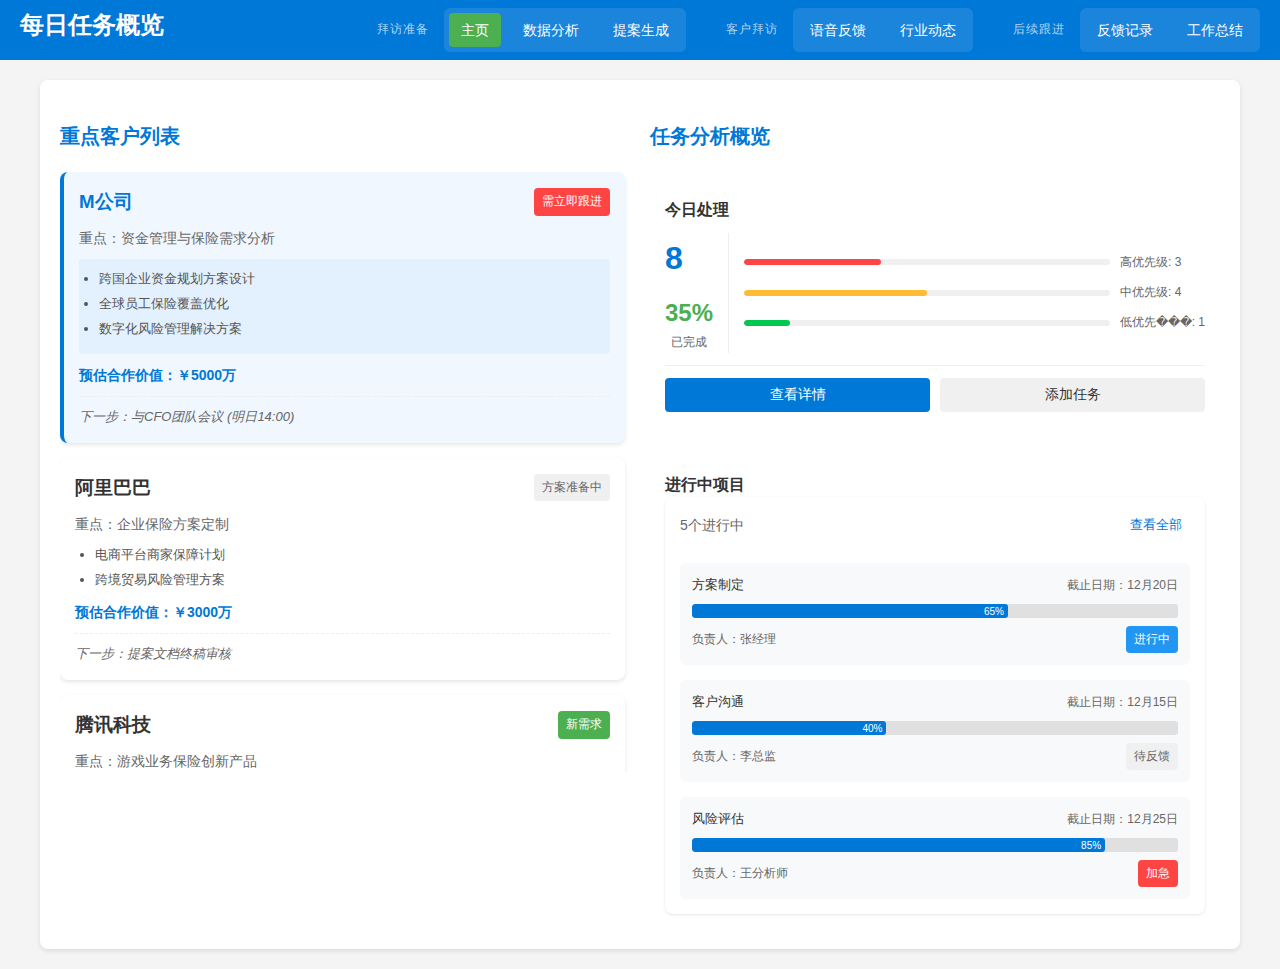
<file: prototype/index.html>
<!DOCTYPE html>
<html lang="zh">
  <head>
    <meta charset="UTF-8" />
    <meta name="viewport" content="width=device-width, initial-scale=1.0" />
    <title>主任务界面</title>
    <style>
      /* 重置样式 */
      * {
        margin: 0;
        padding: 0;
        box-sizing: border-box;
      }

      /* 主页面样式 */
      .main-content {
        /* display: none; */
      }

      /* 加载动画样式 */
      #loading-screen {
        display: none;
        position: fixed;
        top: 0;
        left: 0;
        width: 100vw;
        height: 100vh;
        background-color: #2b2e34;
        z-index: 9999;
        color: #00ffff;
        font-family: 'Courier New', monospace;
        overflow: hidden;
      }

      .cyber-container {
        position: absolute;
        top: 50%;
        left: 50%;
        transform: translate(-50%, -50%);
        width: 80%;
        max-width: 800px;
        text-align: center;
      }

      .cyber-title {
        font-size: 24px;
        margin-bottom: 30px;
        text-transform: uppercase;
        letter-spacing: 2px;
        color: #00ffff;
        text-shadow: 0 0 10px #00ffff;
      }

      .cyber-frame {
        border: 2px solid #00ffff;
        padding: 20px;
        position: relative;
        background: rgba(0, 255, 255, 0.05);
        box-shadow: 0 0 20px rgba(0, 255, 255, 0.2);
      }

      .cyber-frame::before {
        content: '';
        position: absolute;
        top: -2px;
        left: -2px;
        width: 20px;
        height: 20px;
        border-top: 2px solid #00ffff;
        border-left: 2px solid #00ffff;
      }

      .cyber-frame::after {
        content: '';
        position: absolute;
        bottom: -2px;
        right: -2px;
        width: 20px;
        height: 20px;
        border-bottom: 2px solid #00ffff;
        border-right: 2px solid #00ffff;
      }

      /* 修改progress-container的命名，避免与主页面冲突 */
      .loading-progress-container {
        margin: 20px 0;
        height: 30px;
        background: rgba(0, 255, 255, 0.1);
        position: relative;
        overflow: hidden;
      }

      .loading-progress-bar {
        width: 0%;
        height: 100%;
        background: linear-gradient(
          90deg,
          transparent,
          rgba(0, 255, 255, 0.3),
          rgba(0, 255, 255, 0.5),
          rgba(0, 255, 255, 0.3),
          transparent
        );
        position: absolute;
        animation: progress 3s ease-in-out infinite;
      }

      /* 改进扫描线效果 */
      .scan-lines {
        position: absolute;
        width: 100%;
        height: 100%;
        pointer-events: none;
        z-index: 1;
      }

      .scan-line {
        position: absolute;
        width: 100%;
        height: 2px;
        background: linear-gradient(
          to right,
          transparent,
          rgba(0, 255, 255, 0.5),
          #00ffff,
          rgba(0, 255, 255, 0.5),
          transparent
        );
      }

      .scan-line-1 {
        top: -10%;
        animation: scan1 6s linear infinite;
      }

      .scan-line-2 {
        top: 30%;
        animation: scan2 8s linear infinite;
      }

      .scan-line-3 {
        top: 70%;
        animation: scan3 7s linear infinite;
      }

      .status-text {
        font-size: 18px;
        margin: 20px 0;
        min-height: 24px;
      }

      .loading-details {
        font-size: 14px;
        color: rgba(0, 255, 255, 0.7);
      }

      .cyber-grid {
        position: absolute;
        width: 100%;
        height: 100%;
        background: linear-gradient(90deg, rgba(0, 255, 255, 0.1) 1px, transparent 1px),
          linear-gradient(rgba(0, 255, 255, 0.1) 1px, transparent 1px);
        background-size: 50px 50px;
        transform: perspective(500px) rotateX(60deg);
        animation: grid-move 20s linear infinite;
      }

      .data-block {
        display: inline-block;
        padding: 5px 10px;
        background: rgba(0, 255, 255, 0.1);
        border: 1px solid rgba(0, 255, 255, 0.3);
        margin: 5px;
        font-family: monospace;
        animation: flicker 2s infinite;
      }

      .binary-overlay {
        position: absolute;
        top: 0;
        left: 0;
        width: 100%;
        height: 100%;
        pointer-events: none;
        opacity: 0.1;
        font-family: monospace;
        font-size: 12px;
        overflow: hidden;
        color: #00ffff;
      }

      @keyframes progress {
        0% {
          width: 0%;
        }
        50% {
          width: 100%;
        }
        100% {
          width: 0%;
        }
      }

      @keyframes scan1 {
        0% {
          transform: translateY(-100%);
        }
        100% {
          transform: translateY(1200%);
        }
      }

      @keyframes scan2 {
        0% {
          transform: translateY(-300%);
        }
        100% {
          transform: translateY(1000%);
        }
      }

      @keyframes scan3 {
        0% {
          transform: translateY(-500%);
        }
        100% {
          transform: translateY(800%);
        }
      }

      @keyframes grid-move {
        0% {
          background-position: 0 0;
        }
        100% {
          background-position: 50px 50px;
        }
      }

      @keyframes flicker {
        0% {
          opacity: 1;
        }
        50% {
          opacity: 0.8;
        }
        100% {
          opacity: 1;
        }
      }
    </style>
    <link rel="stylesheet" href="styles.css" />
  </head>
  <body>
    <!-- 加载动画界面 -->
    <div id="loading-screen">
      <div class="cyber-grid"></div>
      <div class="scan-lines">
        <div class="scan-line scan-line-1"></div>
        <div class="scan-line scan-line-2"></div>
        <div class="scan-line scan-line-3"></div>
      </div>
      <div class="binary-overlay" id="binary-overlay"></div>

      <div class="cyber-container">
        <h1 class="cyber-title">系统初始化</h1>
        <div class="cyber-frame">
          <div class="loading-progress-container">
            <div class="loading-progress-bar"></div>
          </div>
          <div class="status-text" id="status-text">正在启动 AI 分析引擎...</div>
          <div class="loading-details">
            <div class="data-block">初始化数据库连接</div>
            <div class="data-block">加载神经网络模型</div>
            <div class="data-block">配置系统参数</div>
          </div>
        </div>
      </div>
    </div>

    <!-- 主内容区域 -->
    <div class="main-content">
      <header>
        <h1>每日任务概览</h1>
        <!-- 导航将通过 JS 动态插入 -->
      </header>

      <main>
        <div class="dashboard-grid">
          <section class="key-clients">
            <h2>重点客户列表</h2>
            <div class="client-list">
              <a href="data_analysis.html" class="client-card-link">
                <div class="client-card highlight">
                  <div class="client-header">
                    <h3>M公司</h3>
                    <span class="tag urgent">需立即跟进</span>
                  </div>
                  <div class="client-details">
                    <p class="focus-area">重点：资金管理与保险需求分析</p>
                    <ul class="requirements">
                      <li>跨国企业资金规划方案设计</li>
                      <li>全球员工保险覆盖优化</li>
                      <li>数字化风险管理解决方案</li>
                    </ul>
                    <div class="estimated-value">预估合作价值：￥5000万</div>
                    <div class="next-action">下一步：与CFO团队会议 (明日14:00)</div>
                  </div>
                </div>
              </a>

              <div class="client-card highlight">
                <div class="client-header">
                  <h3>阿里巴巴</h3>
                  <span class="tag pending">方案准备中</span>
                </div>
                <div class="client-details">
                  <p class="focus-area">重点：企业保险方案定制</p>
                  <ul class="requirements">
                    <li>电商平台商家保障计划</li>
                    <li>跨境贸易风险管理方案</li>
                  </ul>
                  <div class="estimated-value">预估合作价值：￥3000万</div>
                  <div class="next-action">下一步：提案文档终稿审核</div>
                </div>
              </div>

              <div class="client-card">
                <div class="client-header">
                  <h3>腾讯科技</h3>
                  <span class="tag new">新需求</span>
                </div>
                <div class="client-details">
                  <p class="focus-area">重点：游戏业务保险创新产品</p>
                  <ul class="requirements">
                    <li>虚拟资产保险方案设计</li>
                    <li>游戏用户保障计划</li>
                  </ul>
                  <div class="estimated-value">预估合作价值：￥2800万</div>
                  <div class="next-action">下一步：需求调研会议安排</div>
                </div>
              </div>

              <div class="client-card">
                <div class="client-header">
                  <h3>比亚迪汽车</h3>
                  <span class="tag progress">合作推进中</span>
                </div>
                <div class="client-details">
                  <p class="focus-area">重点：新能源车险创新方案</p>
                  <ul class="requirements">
                    <li>电池组件专项保险</li>
                    <li>海外市场保险支持</li>
                    <li>充电桩设施保障方案</li>
                  </ul>
                  <div class="estimated-value">预估合作价值：￥4200万</div>
                  <div class="next-action">下一步：产品方案研讨会</div>
                </div>
              </div>

              <div class="client-card">
                <div class="client-header">
                  <h3>小米科技</h3>
                  <span class="tag follow">持续跟进</span>
                </div>
                <div class="client-details">
                  <p class="focus-area">重点：IoT设备保险服务</p>
                  <ul class="requirements">
                    <li>智能家居设备保障方案</li>
                    <li>产品质保服务升级</li>
                  </ul>
                  <div class="estimated-value">预估合作价值：￥2500万</div>
                  <div class="next-action">下一步：方案优化讨论</div>
                </div>
              </div>
            </div>
          </section>

          <section class="task-analysis">
            <h2>任务分析概览</h2>
            <div class="analysis-grid vertical">
              <div class="analysis-card">
                <h4>今日处理</h4>
                <div class="task-overview-grid">
                  <div class="stat-column">
                    <div class="stat">
                      <span class="number">8</span>
                    </div>
                    <div class="completion-rate">
                      <span class="percent">35%</span>
                      <span class="label">已完成</span>
                    </div>
                  </div>
                  <div class="priority-column">
                    <div class="priority-distribution">
                      <div class="priority-item">
                        <div class="priority-bar">
                          <div class="priority-progress high" style="width: 37.5%"></div>
                        </div>
                        <span class="priority-label">高优先级: 3</span>
                      </div>
                      <div class="priority-item">
                        <div class="priority-bar">
                          <div class="priority-progress medium" style="width: 50%"></div>
                        </div>
                        <span class="priority-label">中优先级: 4</span>
                      </div>
                      <div class="priority-item">
                        <div class="priority-bar">
                          <div class="priority-progress low" style="width: 12.5%"></div>
                        </div>
                        <span class="priority-label">低优先���: 1</span>
                      </div>
                    </div>
                  </div>
                </div>
                <div class="quick-actions">
                  <button class="action-btn">查看详情</button>
                  <button class="action-btn secondary">添加任务</button>
                </div>
              </div>

              <div class="analysis-card">
                <h4>进行中项目</h4>
                <div class="progress-stats">
                  <div class="project-header">
                    <span class="project-count">5个进行中</span>
                    <button class="view-all">查看全部</button>
                  </div>

                  <div class="project-items">
                    <div class="progress-item">
                      <div class="project-info">
                        <span class="project-name">方案制定</span>
                        <span class="project-meta">截止日期：12月20日</span>
                      </div>
                      <div class="progress-bar">
                        <div class="progress" style="width: 65%">65%</div>
                      </div>
                      <div class="project-details">
                        <span class="owner">负责人：张经理</span>
                        <span class="tag in-progress">进行中</span>
                      </div>
                    </div>

                    <div class="progress-item">
                      <div class="project-info">
                        <span class="project-name">客户沟通</span>
                        <span class="project-meta">截止日期：12月15日</span>
                      </div>
                      <div class="progress-bar">
                        <div class="progress" style="width: 40%">40%</div>
                      </div>
                      <div class="project-details">
                        <span class="owner">负责人：李总监</span>
                        <span class="tag pending">待反馈</span>
                      </div>
                    </div>

                    <div class="progress-item">
                      <div class="project-info">
                        <span class="project-name">风险评估</span>
                        <span class="project-meta">截止日期：12月25日</span>
                      </div>
                      <div class="progress-bar">
                        <div class="progress" style="width: 85%">85%</div>
                      </div>
                      <div class="project-details">
                        <span class="owner">负责人：王分析师</span>
                        <span class="tag urgent">加急</span>
                      </div>
                    </div>
                  </div>
                </div>
              </div>
            </div>
          </section>
        </div>
      </main>

      <script src="js/navigation.js"></script>
      <script>
        // 生成随机二进制数字
        function generateBinary() {
          const overlay = document.getElementById('binary-overlay');
          setInterval(() => {
            let binary = '';
            for (let i = 0; i < 100; i++) {
              binary += Math.random() > 0.5 ? '1' : '0';
              if (i % 8 === 7) binary += ' ';
            }
            overlay.textContent = binary;
          }, 100);
        }

        // 加载动画控制
        document.addEventListener('DOMContentLoaded', function () {
          return;
          generateBinary();

          const loadingScreen = document.getElementById('loading-screen');
          const mainContent = document.querySelector('.main-content');
          const statusText = document.getElementById('status-text');

          const loadingSteps = [
            { message: '正在加载客户数据...', duration: 1000 },
            { message: '分析客户优先级...', duration: 800 },
            { message: '生成任务概览...', duration: 1200 },
            { message: '优化数据展示...', duration: 600 },
            { message: '系统初始化完成', duration: 400 }
          ];

          let currentStep = 0;

          function updateLoadingStatus() {
            if (currentStep < loadingSteps.length) {
              statusText.textContent = loadingSteps[currentStep].message;
              setTimeout(() => {
                currentStep++;
                updateLoadingStatus();
              }, loadingSteps[currentStep].duration);
            } else {
              // 加载完成，显示主内容
              setTimeout(() => {
                loadingScreen.style.opacity = '0';
                loadingScreen.style.transition = 'opacity 0.5s ease-out';
                mainContent.style.display = 'block';
                setTimeout(() => {
                  loadingScreen.style.display = 'none';
                }, 500);
              }, 500);
            }
          }

          updateLoadingStatus();
        });
      </script>
    </div>
  </body>
</html>
</file>
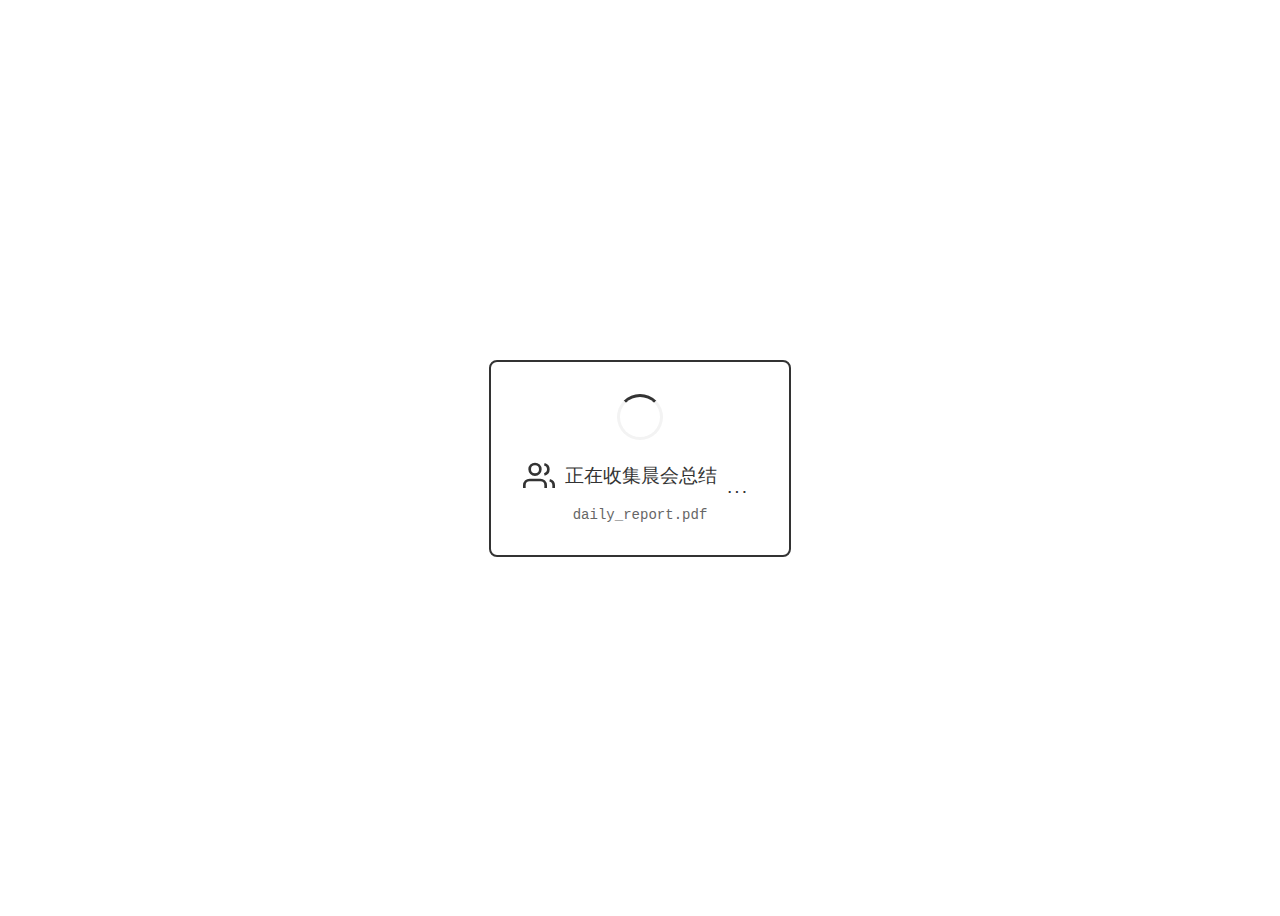
<file: prototype/collection_animation.html>
<!DOCTYPE html>
<html lang="en">
<head>
  <meta charset="UTF-8">
  <meta name="viewport" content="width=device-width, initial-scale=1.0">
  <title>收集信息动画</title>
  <style>
    .collection-container {
      display: flex;
      justify-content: center;
      align-items: center;
      min-height: 100vh;
      font-family: Arial, sans-serif;
      background-color: #ffffff;
    }

    .collection-box {
      padding: 2rem;
      border: 2px solid #333;
      border-radius: 8px;
      display: flex;
      flex-direction: column;
      align-items: center;
      gap: 20px;
    }

    .collection-text {
      font-size: 1.2em;
      color: #333;
      display: flex;
      align-items: center;
      gap: 10px;
    }

    .icon {
      width: 32px;
      height: 32px;
      stroke: #333;
      stroke-width: 2;
      fill: none;
    }

    .dots {
      display: inline-block;
      position: relative;
      width: 30px;
      text-align: left;
    }

    .dots::after {
      content: '...';
      position: absolute;
      left: 0;
      animation: loading 1.5s infinite;
      letter-spacing: 2px;
    }

    @keyframes loading {
      0% { content: '.'; }
      33% { content: '..'; }
      66% { content: '...'; }
    }

    .fade {
      opacity: 0;
      transition: opacity 0.5s ease-in-out;
    }

    .fade.show {
      opacity: 1;
    }

    .spinner {
      width: 40px;
      height: 40px;
      border: 3px solid #f3f3f3;
      border-top: 3px solid #333;
      border-radius: 50%;
      animation: spin 1s linear infinite;
    }

    @keyframes spin {
      0% { transform: rotate(0deg); }
      100% { transform: rotate(360deg); }
    }

    .file-info {
      font-size: 0.9em;
      color: #666;
      margin-top: 5px;
      font-family: monospace;
    }

    .collection-text {
      flex-direction: column;
      align-items: center;
      text-align: center;
    }

    .text-row {
      display: flex;
      align-items: center;
      gap: 10px;
    }
  </style>
</head>
<body>
  <div class="collection-container">
    <div class="collection-box">
      <div class="spinner"></div>
      <div class="collection-text fade">
        <div class="text-row">
          <svg class="icon meeting-icon" viewBox="0 0 24 24">
            <path d="M17 21v-2a4 4 0 0 0-4-4H5a4 4 0 0 0-4 4v2"></path>
            <circle cx="9" cy="7" r="4"></circle>
            <path d="M23 21v-2a4 4 0 0 0-3-3.87"></path>
            <path d="M16 3.13a4 4 0 0 1 0 7.75"></path>
          </svg>
          <svg class="icon voice-icon" style="display:none;" viewBox="0 0 24 24">
            <path d="M12 1a3 3 0 0 0-3 3v8a3 3 0 0 0 6 0V4a3 3 0 0 0-3-3z"></path>
            <path d="M19 10v2a7 7 0 0 1-14 0v-2"></path>
            <line x1="12" y1="19" x2="12" y2="23"></line>
            <line x1="8" y1="23" x2="16" y2="23"></line>
          </svg>
          <svg class="icon summary-icon" style="display:none;" viewBox="0 0 24 24">
            <line x1="8" y1="6" x2="21" y2="6"></line>
            <line x1="8" y1="12" x2="21" y2="12"></line>
            <line x1="8" y1="18" x2="21" y2="18"></line>
            <line x1="3" y1="6" x2="3.01" y2="6"></line>
            <line x1="3" y1="12" x2="3.01" y2="12"></line>
            <line x1="3" y1="18" x2="3.01" y2="18"></line>
          </svg>
          <span class="message">正在收集晨会总结</span>
          <span class="dots"></span>
        </div>
        <div class="file-info"></div>
      </div>
    </div>
  </div>

  <script>
    const messages = [
      '正在收集晨会总结',
      '正在收集现场拜访录音文本',
      '正在总结'
    ];

    const fileTypes = [
      ['meeting_summary_20240315.md', 'daily_report.pdf'],
      ['site_visit_001.mp3', 'voice_transcript.txt'],
      ['final_summary.docx']
    ];
    
    const textElement = document.querySelector('.message');
    const fadeElement = document.querySelector('.fade');
    const fileInfoElement = document.querySelector('.file-info');
    const meetingIcon = document.querySelector('.meeting-icon');
    const voiceIcon = document.querySelector('.voice-icon');
    const summaryIcon = document.querySelector('.summary-icon');
    let currentIndex = 0;
    let currentFileIndex = 0;

    const icons = [meetingIcon, voiceIcon, summaryIcon];

    function updateFileInfo() {
      const currentFiles = fileTypes[currentIndex];
      currentFileIndex = (currentFileIndex + 1) % currentFiles.length;
      fileInfoElement.textContent = currentFiles[currentFileIndex];
    }

    function updateMessage() {
      fadeElement.classList.remove('show');
      
      setTimeout(() => {
        textElement.textContent = messages[currentIndex];
        fadeElement.classList.add('show');
        
        // 更新图标显示
        icons.forEach((icon, index) => {
          icon.style.display = index === currentIndex ? 'block' : 'none';
        });

        // 重置文件索引并更新文件信息
        currentFileIndex = 0;
        updateFileInfo();
        
        currentIndex = (currentIndex + 1) % messages.length;
      }, 500);
    }

    // 初始显示
    fadeElement.classList.add('show');
    updateFileInfo();
    
    // 每3秒切换一次消息
    setInterval(updateMessage, 3000);
    // 每1秒切换一次文件名
    setInterval(() => {
      if (fadeElement.classList.contains('show')) {
        updateFileInfo();
      }
    }, 1000);
  </script>
</body>
</html>
</file>
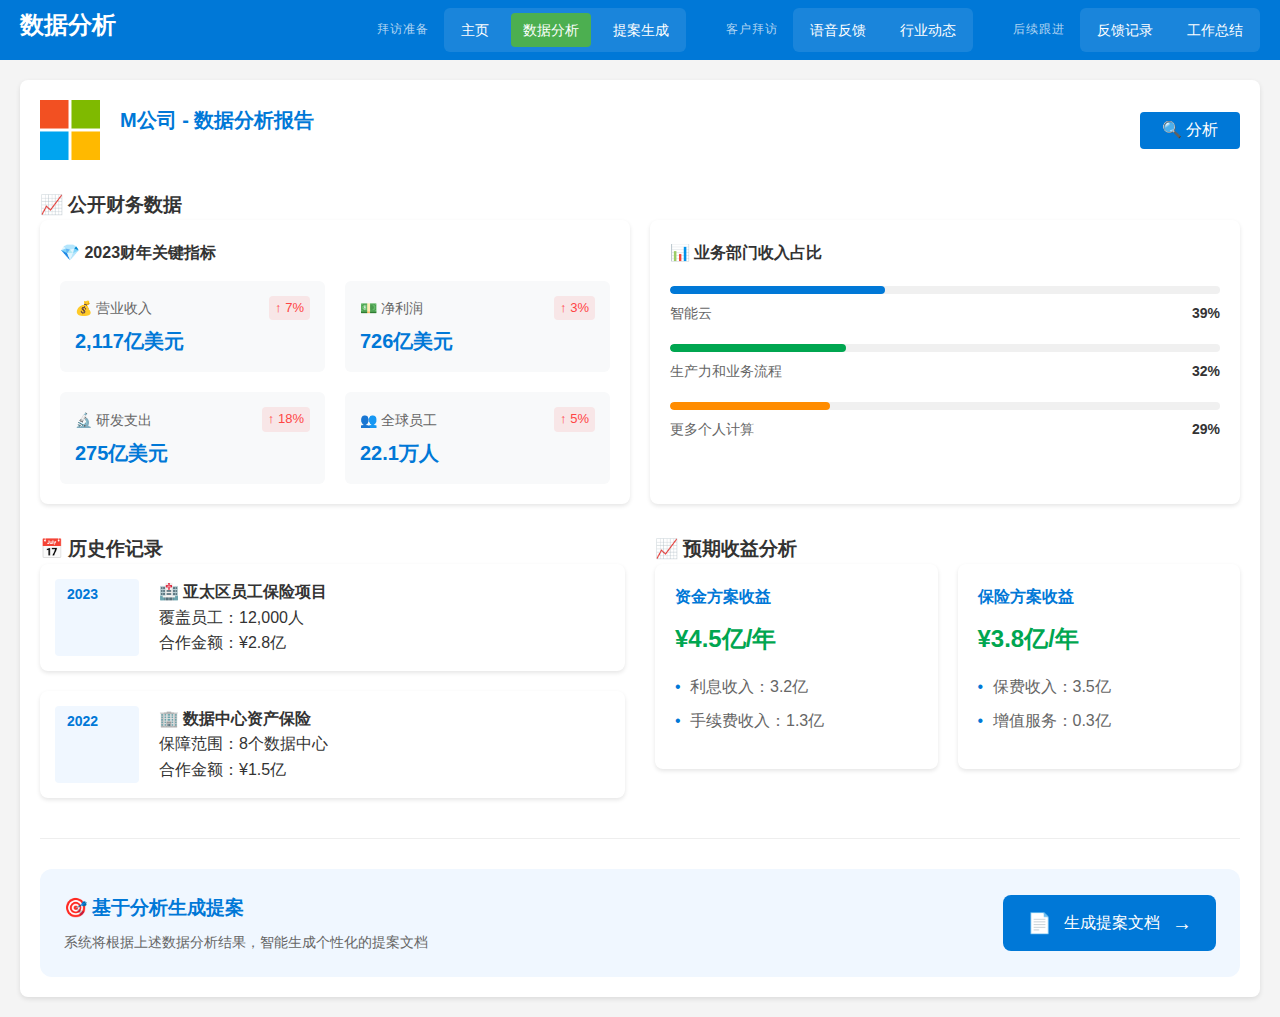
<file: prototype/data_analysis.html>
<!DOCTYPE html>
<html lang="zh">
  <head>
    <meta charset="UTF-8" />
    <meta name="viewport" content="width=device-width, initial-scale=1.0" />
    <title>数据分析 - M公司</title>
    <link rel="stylesheet" href="styles.css" />
    <!-- <style>
        /* AI对话动画样式 */
        #ai-dialog {
            position: fixed;
            top: 0;
            left: 0;
            width: 100vw;
            height: 100vh;
            background: rgba(0, 0, 0, 0.95);
            z-index: 9999;
            display: flex;
            justify-content: center;
            align-items: center;
            font-family: 'Courier New', monospace;
        }

        .dialog-container {
            width: 80%;
            max-width: 800px;
            background: rgba(0, 40, 80, 0.8);
            border: 2px solid #00ffff;
            border-radius: 10px;
            padding: 20px;
            color: #fff;
            position: relative;
            overflow: hidden;
        }

        .dialog-header {
            text-align: center;
            margin-bottom: 20px;
            color: #00ffff;
            text-transform: uppercase;
            letter-spacing: 2px;
        }

        .conversation {
            height: 400px;
            overflow-y: auto;
            padding: 20px;
            position: relative;
        }

        .message {
            opacity: 0;
            transform: translateY(20px);
            margin-bottom: 20px;
            padding: 15px;
            border-radius: 8px;
            max-width: 80%;
            position: relative;
            transition: all 0.5s ease;
        }

        .message.show {
            opacity: 1;
            transform: translateY(0);
        }

        .message.manager {
            background: rgba(0, 150, 255, 0.2);
            margin-right: auto;
            border-left: 3px solid #0096ff;
        }

        .message.copilot {
            background: rgba(0, 255, 255, 0.2);
            margin-left: auto;
            border-right: 3px solid #00ffff;
        }

        .message-header {
            font-size: 0.9em;
            margin-bottom: 8px;
            color: #00ffff;
        }

        .message-content {
            line-height: 1.4;
        }

        .typing-indicator {
            display: inline-block;
            margin-left: 5px;
        }

        .typing-indicator span {
            display: inline-block;
            width: 6px;
            height: 6px;
            background: #00ffff;
            border-radius: 50%;
            margin: 0 2px;
            animation: typing 1s infinite;
        }

        .typing-indicator span:nth-child(2) {
            animation-delay: 0.2s;
        }

        .typing-indicator span:nth-child(3) {
            animation-delay: 0.4s;
        }

        .action-button {
            background: rgba(0, 255, 255, 0.2);
            border: 1px solid #00ffff;
            color: #00ffff;
            padding: 10px 20px;
            border-radius: 5px;
            cursor: pointer;
            transition: all 0.3s ease;
            display: none;
        }

        .action-button:hover {
            background: rgba(0, 255, 255, 0.3);
        }

        .action-button.show {
            display: inline-block;
            animation: fadeIn 0.5s ease;
        }

        .scan-line {
            position: absolute;
            width: 100%;
            height: 2px;
            background: linear-gradient(to right,
                transparent,
                rgba(0, 255, 255, 0.5),
                #00ffff,
                rgba(0, 255, 255, 0.5),
                transparent
            );
            animation: scan 3s linear infinite;
        }

        @keyframes typing {
            0%, 100% { transform: translateY(0); }
            50% { transform: translateY(-5px); }
        }

        @keyframes scan {
            0% { transform: translateY(-100%); }
            100% { transform: translateY(1000%); }
        }

        @keyframes fadeIn {
            from { opacity: 0; }
            to { opacity: 1; }
        }

        .main-content {
            display: none;
        }

        /* 声音波纹动画 */
        .voice-wave {
            display: inline-block;
            width: 20px;
            height: 20px;
            margin-right: 10px;
            position: relative;
        }

        .wave {
            position: absolute;
            width: 100%;
            height: 100%;
            border: 2px solid #00ffff;
            border-radius: 50%;
            animation: wave 1.5s infinite;
        }

        .wave:nth-child(2) {
            animation-delay: 0.4s;
        }

        .wave:nth-child(3) {
            animation-delay: 0.8s;
        }

        @keyframes wave {
            0% {
                transform: scale(0);
                opacity: 1;
            }
            100% {
                transform: scale(2);
                opacity: 0;
            }
        }
    </style> -->
  </head>
  <body>
    <!-- AI对话界面 -->
    <div id="ai-dialog">
        <div class="scan-line"></div>
        <div class="dialog-container">
            <!-- <div class="dialog-header">
                <h2>AI 智能分析助手</h2>
            </div> -->
            <div class="conversation" id="conversation">
                <!-- 对话内容将通过JavaScript动态添加 -->
            </div>
        </div>
    </div>

    <header>
      <h1>数据分析</h1>
      <!-- 导航将通过 JS 动态插入 -->
    </header>

    <main>
      <div class="company-header">
        <img src="assets/microsoft-logo.png" alt="Microsoft Logo" class="company-logo" />
        <h2>M公司 - 数据分析报告</h2>
        <button id="analyzeBtn" class="analyze-btn">
          <span class="btn-text">🔍 分析</span>
          <div class="loading-effect hidden">
            <svg class="analyze-loading" viewBox="0 0 24 24">
              <circle class="loading-circle" cx="12" cy="12" r="10" />
            </svg>
          </div>
        </button>
      </div>

      <div id="copilotInsight" class="copilot-insight hidden">
        <div class="ai-icon">🤖</div>
        <div class="insight-content">
          <h3>Copilot 智能分析</h3>
          <p class="insight-summary">
            基于M最新财报数据分析，发现以下业务机会：
          </p>
          <div class="insight-details">
            <div class="insight-point">
              <h4>💰 资金需求</h4>
              <p>研发支出同比增长18%，全球研发中心扩建计划需要大量流动资金支持。</p>
              <ul class="suggestion-list">
                <li>跨境资金池管理方案</li>
                <li>灵活信贷额度：建议 50-100 亿</li>
                <li>全球多币种支持</li>
              </ul>
            </div>
          </div>
          <div class="insight-conclusion">
            <strong>结论：</strong> 建议优先推进资金支持方案，满足其研发投入和全球扩张需求。
          </div>
        </div>
      </div>

      <section class="financial-data">
        <h3>📈 公开财务数据</h3>
        <div class="financial-metrics">
          <div class="metric-card">
            <h4>💎 2023财年关键指标</h4>
            <div class="metrics-grid">
              <div class="metric-item">
                <div class="metric-header">
                  <span class="metric-label">💰 营业收入</span>
                  <span class="metric-change up">↑ 7%</span>
                </div>
                <span class="metric-value">2,117亿美元</span>
              </div>
              <div class="metric-item">
                <div class="metric-header">
                  <span class="metric-label">💵 净利润</span>
                  <span class="metric-change up">↑ 3%</span>
                </div>
                <span class="metric-value">726亿美元</span>
              </div>
              <div class="metric-item">
                <div class="metric-header">
                  <span class="metric-label">🔬 研发支出</span>
                  <span class="metric-change up">↑ 18%</span>
                </div>
                <span class="metric-value">275亿美元</span>
              </div>
              <div class="metric-item">
                <div class="metric-header">
                  <span class="metric-label">👥 全球员工</span>
                  <span class="metric-change up">↑ 5%</span>
                </div>
                <span class="metric-value">22.1万人</span>
              </div>
            </div>
          </div>

          <div class="metric-card">
            <h4>📊 业务部门收入占比</h4>
            <div class="business-distribution">
              <div class="business-item">
                <div class="business-bar">
                  <div class="business-progress azure" style="width: 39%"></div>
                </div>
                <div class="business-info">
                  <span class="business-name">智能云</span>
                  <span class="business-value">39%</span>
                </div>
              </div>
              <div class="business-item">
                <div class="business-bar">
                  <div class="business-progress productivity" style="width: 32%"></div>
                </div>
                <div class="business-info">
                  <span class="business-name">生产力和业务流程</span>
                  <span class="business-value">32%</span>
                </div>
              </div>
              <div class="business-item">
                <div class="business-bar">
                  <div class="business-progress more" style="width: 29%"></div>
                </div>
                <div class="business-info">
                  <span class="business-name">更多个人计算</span>
                  <span class="business-value">29%</span>
                </div>
              </div>
            </div>
          </div>
        </div>
      </section>

      <div class="analysis-grid">
        <section class="history-section">
          <h3>📅 历史作记录</h3>
          <div class="timeline">
            <div class="timeline-item">
              <div class="date">2023</div>
              <div class="content">
                <h4>🏥 亚太区员工保险项目</h4>
                <p>覆盖员工：12,000人</p>
                <p>合作金额：¥2.8亿</p>
              </div>
            </div>
            <div class="timeline-item">
              <div class="date">2022</div>
              <div class="content">
                <h4>🏢 数据中心资产保险</h4>
                <p>保障范围：8个数据中心</p>
                <p>合作金额：¥1.5亿</p>
              </div>
            </div>
          </div>
        </section>

        <section class="expected-benefits">
          <h3>📈 预期收益分析</h3>
          <div class="benefit-grid">
            <div class="benefit-item">
                <h4>资金方案收益</h4>
                <p class="amount">¥4.5亿/年</p>
                <ul class="benefit-details">
                    <li>利息收入：3.2亿</li>
                    <li>手续费收入：1.3亿</li>
                </ul>
            </div>
            <div class="benefit-item">
                <h4>保险方案收益</h4>
                <p class="amount">¥3.8亿/年</p>
                <ul class="benefit-details">
                    <li>保费收入：3.5亿</li>
                    <li>增值服务：0.3亿</li>
                </ul>
            </div>
          </div>
        </section>
      </div>

      <section class="generate-proposal">
        <div class="proposal-action">
          <div class="proposal-info">
            <h3>🎯 基于分析生成提案</h3>
            <p>系统将根据上述数据分析结果，智能生成个性化的提案文档</p>
          </div>
          <a href="proposal.html" class="generate-btn">
            <span class="btn-icon">📄</span>
            <span class="btn-text">生成提案文档</span>
            <span class="btn-arrow">→</span>
          </a>
        </div>
      </section>
    </main>

    <script src="js/navigation.js"></script> 
    <script>
      document.getElementById('analyzeBtn').addEventListener('click', function() {
        const btn = this;
        const btnText = btn.querySelector('.btn-text');
        const loadingEffect = btn.querySelector('.loading-effect');
        const insight = document.getElementById('copilotInsight');
        
        // 禁用按钮，显示加载动画
        btn.disabled = true;
        btnText.classList.add('hidden');
        loadingEffect.classList.remove('hidden');
        
        // 2秒后显示分析结果
        setTimeout(() => {
          insight.classList.remove('hidden');
          insight.classList.add('fade-in');
          
          // 恢复按钮状态
          btn.disabled = false;
          btnText.classList.remove('hidden');
          loadingEffect.classList.add('hidden');
        }, 2000);
      });
    </script>
    <script>
        // 语音合成设置
        const synth = window.speechSynthesis;
        const voices = [];

        function loadVoices() {
            voices.push(...synth.getVoices());
        }

        loadVoices();
        if (speechSynthesis.onvoiceschanged !== undefined) {
            speechSynthesis.onvoiceschanged = loadVoices;
        }

        // 对话内容
        const dialogFlow = [
            {
                role: 'manager',
                content: '请深入分析M公司的财务状况，特别是他们在资金方面的需求。'
            },
            {
                role: 'copilot',
                content: '分析显示，M公司全球研发中心的扩建需要大量流动资金支持，其全球化布局对资金灵活性要求高。'
            },
            {
                role: 'manager',
                content: '明白了。我们的���款产品如何能更好地匹配这些需求？'
            },
            {
                role: 'copilot',
                content: '建议提供50亿元短期贷款，采用分步放款机制，既满足资金需求，又确保资金灵活调配。'
            },
            {
                role: 'manager',
                type: 'action',
                content: '生成提案'
            },
            {
                role: 'copilot',
                content: '请优化提案内容，使其更加精准全面。'
            },
            {
                role: 'copilot',
                content: '建议贷款金额为50亿元，分三个阶段放款，根据项目进度逐步发放，确保资金安全和合理使用。'
            }
        ];

        // 创建消息元素
        function createMessage(message) {
            const messageDiv = document.createElement('div');
            messageDiv.className = `message ${message.role}`;
            
            let content = '';
            
            // 添加声音波纹动画
            const voiceWave = `
                <div class="voice-wave">
                    <div class="wave"></div>
                    <div class="wave"></div>
                    <div class="wave"></div>
                </div>
            `;

            if (message.type === 'action') {
                content = `
                    <button class="action-button" onclick="handleAction('${message.content}')">
                        ${message.content}
                    </button>
                `;
            } else {
                content = `
                    <div class="message-header">
                        ${voiceWave}
                        ${message.role === 'manager' ? '客户经理' : 'Copilot'}
                    </div>
                    <div class="message-content">${message.content}</div>
                `;
            }

            messageDiv.innerHTML = content;
            return messageDiv;
        }

        // 语音播放
        function speak(text, role) {
            const utterance = new SpeechSynthesisUtterance(text);
            utterance.rate = 1;
            utterance.pitch = 1;
            utterance.volume = 0.8;
            
            // 为不同角色设置不同的声音
            if (voices.length > 0) {
                utterance.voice = role === 'manager' ? voices[0] : voices[1];
            }
            
            synth.speak(utterance);
        }

        // 处理动作按钮
        function handleAction(action) {
            if (action === '生成提案') {
                // 显示主内容
                document.querySelector('.main-content').style.display = 'block';
                // 隐藏对话界面
                document.getElementById('ai-dialog').style.opacity = '0';
                setTimeout(() => {
                    document.getElementById('ai-dialog').style.display = 'none';
                }, 1000);
            }
        }

        // 开始对话流程
        async function startDialog() {
            const conversation = document.getElementById('conversation');
            
            for (let i = 0; i < dialogFlow.length; i++) {
                const message = dialogFlow[i];
                const messageElement = createMessage(message);
                conversation.appendChild(messageElement);
                
                // 添加显示动画
                await new Promise(resolve => setTimeout(resolve, 500));
                messageElement.classList.add('show');
                
                // 播放语音
                if (message.type !== 'action') {
                    speak(message.content, message.role);
                }
                
                // 等待语音播放和动画完成
                await new Promise(resolve => setTimeout(resolve, 
                    message.type === 'action' ? 1000 : message.content.length * 100
                ));
            }
        }

        // 页面加载完成后开始对话
        // document.addEventListener('DOMContentLoaded', startDialog);
    </script>
  </body>
</html>
</file>
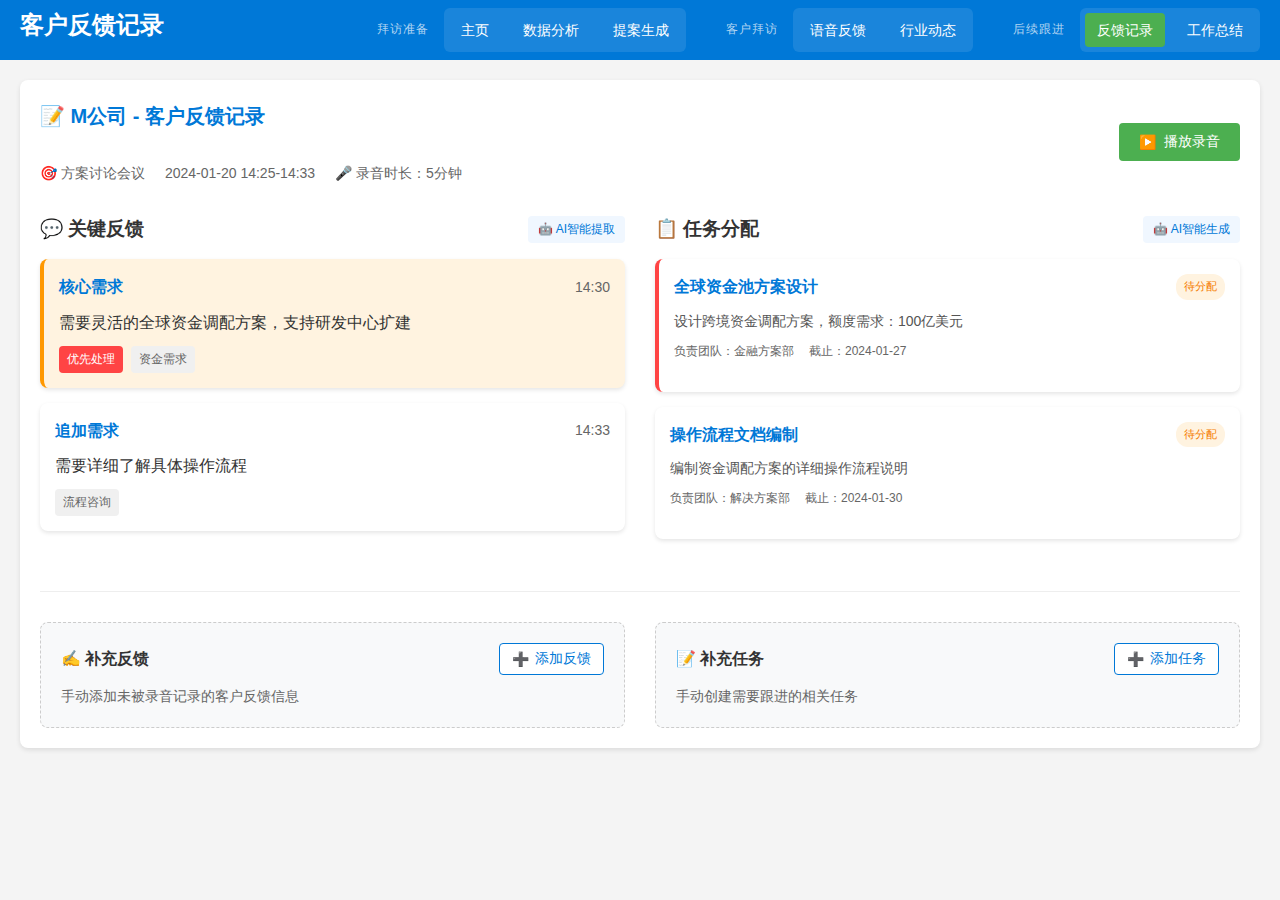
<file: prototype/feedback_task.html>
<!DOCTYPE html>
<html lang="zh">
<head>
    <meta charset="UTF-8">
    <meta name="viewport" content="width=device-width, initial-scale=1.0">
    <title>客户反馈记录</title>
    <link rel="stylesheet" href="styles.css">
</head>
<body>
    <header>
        <h1>客户反馈记录</h1>
        <!-- 导航将通过 JS 动态插入 -->
    </header>
    
    <main>
        <div class="feedback-header">
            <div class="client-info">
                <h2>📝 M公司 - 客户反馈记录</h2>
                <div class="meeting-meta">
                    <span class="meeting-info">🎯 方案讨论会议</span>
                    <span class="meeting-time">2024-01-20 14:25-14:33</span>
                    <span class="recording-info">🎤 录音时长：5分钟</span>
                </div>
            </div>
            <button class="play-btn">
                <span class="icon">▶️</span>
                <span>播放录音</span>
            </button>
        </div>

        <section class="feedback-content">
            <div class="feedback-summary">
                <div class="section-header">
                    <h3>💬 关键反馈</h3>
                    <span class="ai-tag">🤖 AI智能提取</span>
                </div>
                <div class="key-points">
                    <div class="point-card highlight">
                        <div class="point-header">
                            <span class="point-type">核心需求</span>
                            <span class="time">14:30</span>
                        </div>
                        <p>需要灵活的全球资金调配方案，支持研发中心扩建</p>
                        <div class="point-tags">
                            <span class="tag urgent">优先处理</span>
                            <span class="tag type">资金需求</span>
                        </div>
                    </div>
                    <div class="point-card">
                        <div class="point-header">
                            <span class="point-type">追加需求</span>
                            <span class="time">14:33</span>
                        </div>
                        <p>需要详细了解具体操作流程</p>
                        <div class="point-tags">
                            <span class="tag type">流程咨询</span>
                        </div>
                    </div>
                </div>
            </div>

            <div class="task-assignment">
                <div class="section-header">
                    <h3>📋 任务分配</h3>
                    <span class="ai-tag">🤖 AI智能生成</span>
                </div>
                <div class="task-list">
                    <div class="task-card urgent">
                        <div class="task-header">
                            <h4>全球资金池方案设计</h4>
                            <span class="status pending">待分配</span>
                        </div>
                        <div class="task-details">
                            <p>设计跨境资金调配方案，额度需求：100亿美元</p>
                            <div class="task-meta">
                                <span class="team">负责团队：金融方案部</span>
                                <span class="deadline">截止：2024-01-27</span>
                            </div>
                        </div>
                    </div>

                    <div class="task-card">
                        <div class="task-header">
                            <h4>操作流程文档编制</h4>
                            <span class="status pending">待分配</span>
                        </div>
                        <div class="task-details">
                            <p>编制资金调配方案的详细操作流程说明</p>
                            <div class="task-meta">
                                <span class="team">负责团队：解决方案部</span>
                                <span class="deadline">截止：2024-01-30</span>
                            </div>
                        </div>
                    </div>
                </div>
            </div>
        </section>

        <section class="manual-input">
            <div class="input-cards">
                <div class="input-card">
                    <div class="card-header">
                        <h3>✍️ 补充反馈</h3>
                        <button class="add-btn">
                            <span class="icon">➕</span>
                            <span>添加反馈</span>
                        </button>
                    </div>
                    <p class="card-desc">手动添加未被录音记录的客户反馈信息</p>
                </div>

                <div class="input-card">
                    <div class="card-header">
                        <h3>📝 补充任务</h3>
                        <button class="add-btn">
                            <span class="icon">➕</span>
                            <span>添加任务</span>
                        </button>
                    </div>
                    <p class="card-desc">手动创建需要跟进的相关任务</p>
                </div>
            </div>
        </section>
    </main>

    <script src="js/navigation.js"></script>
</body>
</html>
</file>
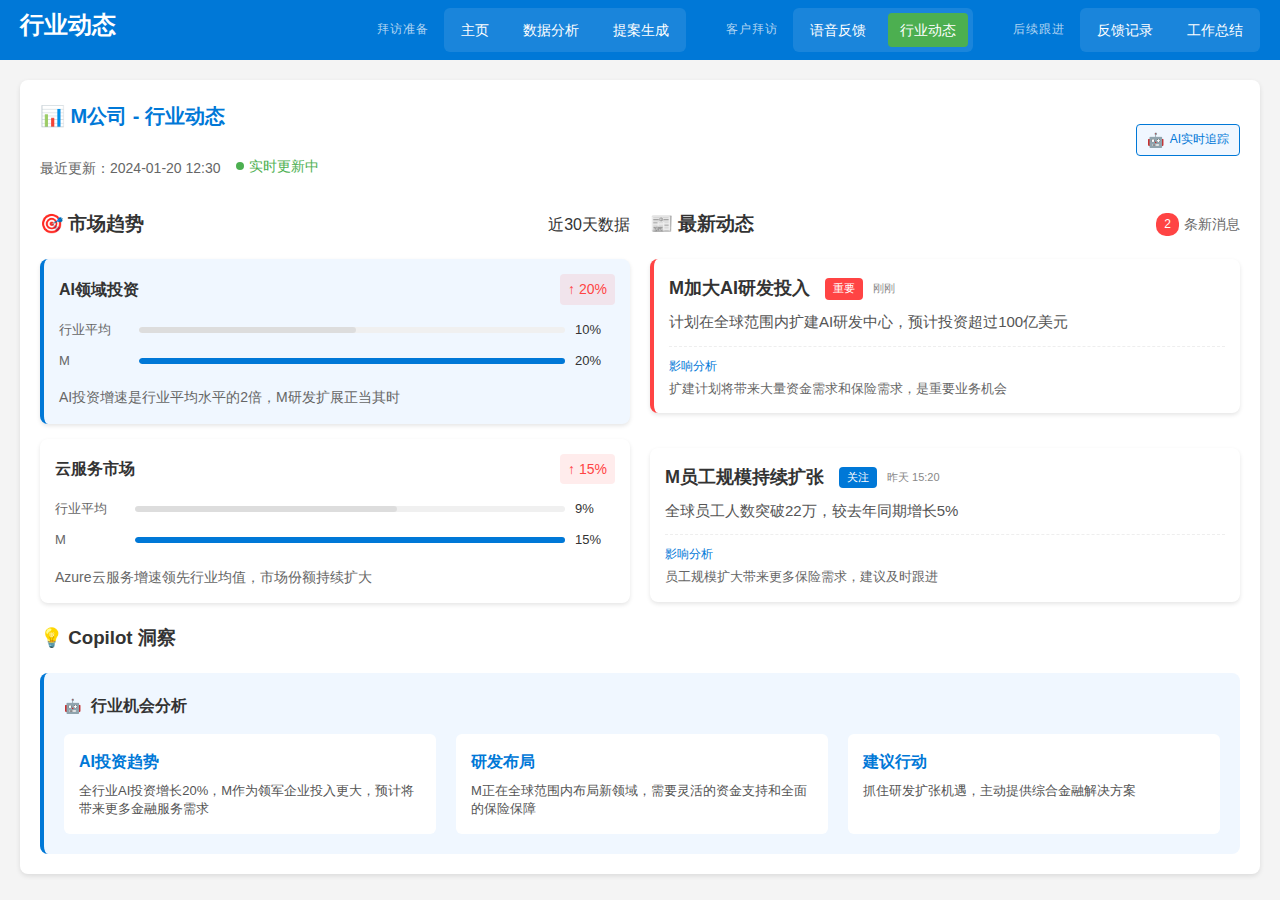
<file: prototype/industry_trends.html>
<!DOCTYPE html>
<html lang="zh">
<head>
    <meta charset="UTF-8">
    <meta name="viewport" content="width=device-width, initial-scale=1.0">
    <title>行业动态 - M相关</title>
    <link rel="stylesheet" href="styles.css">
</head>
<body>
    <header>
        <h1>行业动态</h1>
        <!-- 导航将通过 JS 动态插入 -->
    </header>
    
    <main>
        <div class="trends-header">
            <div class="company-info">
                <h2>📊 M公司 - 行业动态</h2>
                <div class="update-info">
                    <span class="update-time">最近更新：2024-01-20 12:30</span>
                    <span class="live-indicator">
                        <span class="pulse-dot"></span>
                        实时更新中
                    </span>
                </div>
            </div>
            <div class="ai-badge">
                <span class="ai-icon">🤖</span>
                <span>AI实时追踪</span>
            </div>
        </div>

        <div class="trends-content">
            <div class="trends-grid">
                <section class="market-trends">
                    <div class="section-header">
                        <h3>🎯 市场趋势</h3>
                        <span class="trend-period">近30天数据</span>
                    </div>
                    <div class="trend-cards">
                        <div class="trend-card highlight">
                            <div class="trend-header">
                                <h4>AI领域投资</h4>
                                <span class="trend-change up">↑ 20%</span>
                            </div>
                            <div class="trend-compare">
                                <div class="compare-item">
                                    <span class="compare-label">行业平均</span>
                                    <div class="compare-bar">
                                        <div class="progress" style="width: 50%"></div>
                                    </div>
                                    <span class="compare-value">10%</span>
                                </div>
                                <div class="compare-item">
                                    <span class="compare-label">M</span>
                                    <div class="compare-bar">
                                        <div class="progress highlight" style="width: 100%"></div>
                                    </div>
                                    <span class="compare-value">20%</span>
                                </div>
                            </div>
                            <p class="trend-insight">AI投资增速是行业平均水平的2倍，M研发扩展正当其时</p>
                        </div>
                        <div class="trend-card">
                            <div class="trend-header">
                                <h4>云服务市场</h4>
                                <span class="trend-change up">↑ 15%</span>
                            </div>
                            <div class="trend-compare">
                                <div class="compare-item">
                                    <span class="compare-label">行业平均</span>
                                    <div class="compare-bar">
                                        <div class="progress" style="width: 60%"></div>
                                    </div>
                                    <span class="compare-value">9%</span>
                                </div>
                                <div class="compare-item">
                                    <span class="compare-label">M</span>
                                    <div class="compare-bar">
                                        <div class="progress highlight" style="width: 100%"></div>
                                    </div>
                                    <span class="compare-value">15%</span>
                                </div>
                            </div>
                            <p class="trend-insight">Azure云服务增速领先行业均值，市场份额持续扩大</p>
                        </div>
                    </div>
                </section>

                <section class="company-news">
                    <div class="section-header">
                        <h3>📰 最新动态</h3>
                        <div class="news-update">
                            <span class="update-count">2</span>
                            条新消息
                        </div>
                    </div>
                    <div class="news-list">
                        <div class="news-card highlight new-item">
                            <div class="news-meta">
                                <div class="news-title">
                                    <h4>M加大AI研发投入</h4>
                                    <div class="tags">
                                        <span class="news-tag important">重要</span>
                                        <span class="news-time">刚刚</span>
                                    </div>
                                </div>
                            </div>
                            <p>计划在全球范围内扩建AI研发中心，预计投资超过100亿美元</p>
                            <div class="news-impact">
                                <span class="impact-label">影响分析</span>
                                <p>扩建计划将带来大量资金需求和保险需求，是重要业务机会</p>
                            </div>
                        </div>
                        <div class="news-card">
                            <div class="news-meta">
                                <div class="news-title">
                                    <h4>M员工规模持续扩张</h4>
                                    <div class="tags">
                                        <span class="news-tag follow">关注</span>
                                        <span class="news-time">昨天 15:20</span>
                                    </div>
                                </div>
                            </div>
                            <p>全球员工人数突破22万，较去年同期增长5%</p>
                            <div class="news-impact">
                                <span class="impact-label">影响分析</span>
                                <p>员工规模扩大带来更多保险需求，建议及时跟进</p>
                            </div>
                        </div>
                    </div>
                </section>
            </div>

            <section class="copilot-insights">
                <h3>💡 Copilot 洞察</h3>
                <div class="insight-card">
                    <div class="insight-header">
                        <span class="ai-icon">🤖</span>
                        <h4>行业机会分析</h4>
                    </div>
                    <div class="insight-grid">
                        <div class="insight-item">
                            <strong>AI投资趋势</strong>
                            <p>全行业AI投资增长20%，M作为领军企业投入更大，预计将带来更多金融服务需求</p>
                        </div>
                        <div class="insight-item">
                            <strong>研发布局</strong>
                            <p>M正在全球范围内布局新领域，需要灵活的资金支持和全面的保险保障</p>
                        </div>
                        <div class="insight-item">
                            <strong>建议行动</strong>
                            <p>抓住研发扩张机遇，主动提供综合金融解决方案</p>
                        </div>
                    </div>
                </div>
            </section>
        </div>
    </main>

    <script src="js/navigation.js"></script>
    <script>
        // 模拟实时更新效果
        setInterval(() => {
            const timeElement = document.querySelector('.update-time');
            const now = new Date();
            const timeString = now.toLocaleTimeString('zh-CN', { 
                hour: '2-digit', 
                minute: '2-digit' 
            });
            timeElement.textContent = `最近更新：2024-01-20 ${timeString}`;
        }, 30000); // 每30秒更新一次时间

        // 更新模拟新消息的HTML结构
        setTimeout(() => {
            const newsCard = document.createElement('div');
            newsCard.className = 'news-card new-item fade-in';
            newsCard.innerHTML = `
                <div class="news-meta">
                    <div class="news-title">
                        <h4>M发布新一代AI开发工具</h4>
                        <div class="tags">
                            <span class="news-tag follow">最新</span>
                            <span class="news-time">刚刚</span>
                        </div>
                    </div>
                </div>
                <p>面向企业客户的新一代AI开发工具套件即将发布...</p>
                <div class="news-impact">
                    <span class="impact-label">影响分析</span>
                    <p>新工具将进一步推动研发投入，预计带来新的资金需求</p>
                </div>
            `;
            
            // 更新现有的新闻卡片结构，确保所有卡片格式一致
            const existingCards = document.querySelectorAll('.news-card');
            existingCards.forEach(card => {
                const title = card.querySelector('h4');
                const tags = card.querySelector('.tags');
                if (title && !card.querySelector('.news-title')) {
                    // 重构现有卡片的标题部分
                    const titleContent = title.textContent;
                    const newsTitle = document.createElement('div');
                    newsTitle.className = 'news-title';
                    newsTitle.innerHTML = `
                        <h4>${titleContent}</h4>
                        ${tags ? tags.outerHTML : ''}
                    `;
                    title.parentNode.replaceChild(newsTitle, title);
                }
            });
            
            const newsList = document.querySelector('.news-list');
            newsList.insertBefore(newsCard, newsList.firstChild);
            
            // 更新消息计数
            const updateCount = document.querySelector('.update-count');
            updateCount.textContent = parseInt(updateCount.textContent) + 1;
            
            // 添加通知动画
            updateCount.classList.add('bounce');
            setTimeout(() => updateCount.classList.remove('bounce'), 1000);
        }, 5000);
    </script>
</body>
</html>
</file>
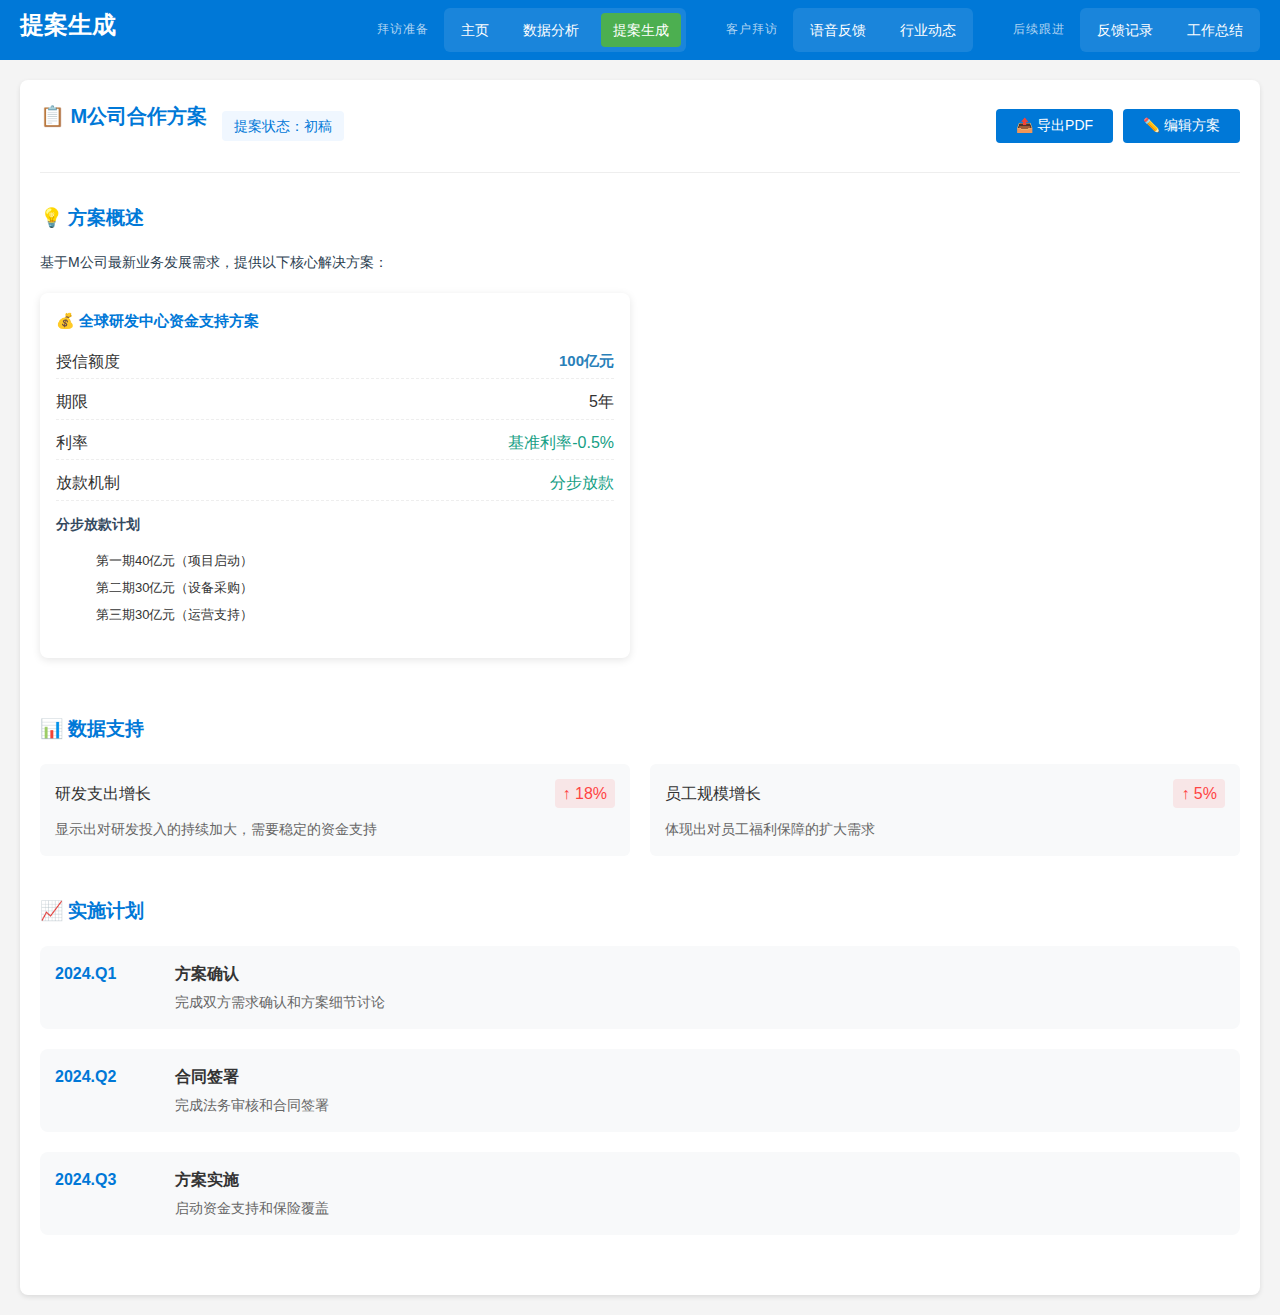
<file: prototype/proposal.html>
<!DOCTYPE html>
<html lang="zh">
<head>
    <meta charset="UTF-8">
    <meta name="viewport" content="width=device-width, initial-scale=1.0">
    <title>提案生成 - M方案</title>
    <link rel="stylesheet" href="styles.css">
</head>
<body>
    <header>
        <h1>提案生成</h1>
        <!-- 导航将通过 JS 动态插入 -->
    </header>
    
    <main>
        <div class="proposal-header">
            <div class="proposal-title">
                <h2>📋 M公司合作方案</h2>
                <span class="proposal-status">提案状态：初稿</span>
            </div>
            <div class="proposal-actions">
                <button class="action-btn">📤 导出PDF</button>
                <button class="action-btn">✏️ 编辑方案</button>
            </div>
        </div>

        <div class="proposal-content">
            <section class="proposal-section">
                <h3><span class="icon">💡</span> 方案概述</h3>
                <p class="section-desc highlight-text">基于M公司最新业务发展需求，提供以下核心解决方案：</p>
                <div class="solution-cards">
                    <div class="solution-card">
                        <h4><span class="icon">💰</span> 全球研发中心资金支持方案</h4>
                        <div class="solution-details">
                            <div class="detail-item">
                                <span class="label">授信额度</span>
                                <span class="value highlight-number">100亿元</span>
                            </div>
                            <div class="detail-item">
                                <span class="label">期限</span>
                                <span class="value">5年</span>
                            </div>
                            <div class="detail-item">
                                <span class="label">利率</span>
                                <span class="value emphasis">基准利率-0.5%</span>
                            </div>
                            <div class="detail-item">
                                <span class="label">放款机制</span>
                                <span class="value emphasis">分步放款</span>
                            </div>
                        </div>
                        <div class="release-schedule">
                            <h5 class="schedule-title">分步放款计划</h5>
                            <ul class="schedule-list">
                                <li><span class="phase">第一期</span><span class="amount">40亿元</span><span class="purpose">（项目启动）</span></li>
                                <li><span class="phase">第二期</span><span class="amount">30亿元</span><span class="purpose">（设备采购）</span></li>
                                <li><span class="phase">第三期</span><span class="amount">30亿元</span><span class="purpose">（运营支持）</span></li>
                            </ul>
                        </div>
                    </div>
                </div>
            </section>

            <section class="proposal-section">
                <h3>📊 数据支持</h3>
                <div class="data-support">
                    <div class="data-point">
                        <div class="point-header">
                            <span class="point-label">研发支出增长</span>
                            <span class="point-value up">↑ 18%</span>
                        </div>
                        <p class="point-desc">显示出对研发投入的持续加大，需要稳定的资金支持</p>
                    </div>
                    <div class="data-point">
                        <div class="point-header">
                            <span class="point-label">员工规模增长</span>
                            <span class="point-value up">↑ 5%</span>
                        </div>
                        <p class="point-desc">体现出对员工福利保障的扩大需求</p>
                    </div>
                </div>
            </section>

            <section class="proposal-section">
                <h3>📈 实施计划</h3>
                <div class="timeline-steps">
                    <div class="step">
                        <div class="step-date">2024.Q1</div>
                        <div class="step-content">
                            <h4>方案确认</h4>
                            <p>完成双方需求确认和方案细节讨论</p>
                        </div>
                    </div>
                    <div class="step">
                        <div class="step-date">2024.Q2</div>
                        <div class="step-content">
                            <h4>合同签署</h4>
                            <p>完成法务审核和合同签署</p>
                        </div>
                    </div>
                    <div class="step">
                        <div class="step-date">2024.Q3</div>
                        <div class="step-content">
                            <h4>方案实施</h4>
                            <p>启动资金支持和保险覆盖</p>
                        </div>
                    </div>
                </div>
            </section>
        </div>
    </main>

    <script src="js/navigation.js"></script>
</body>
</html>
</file>
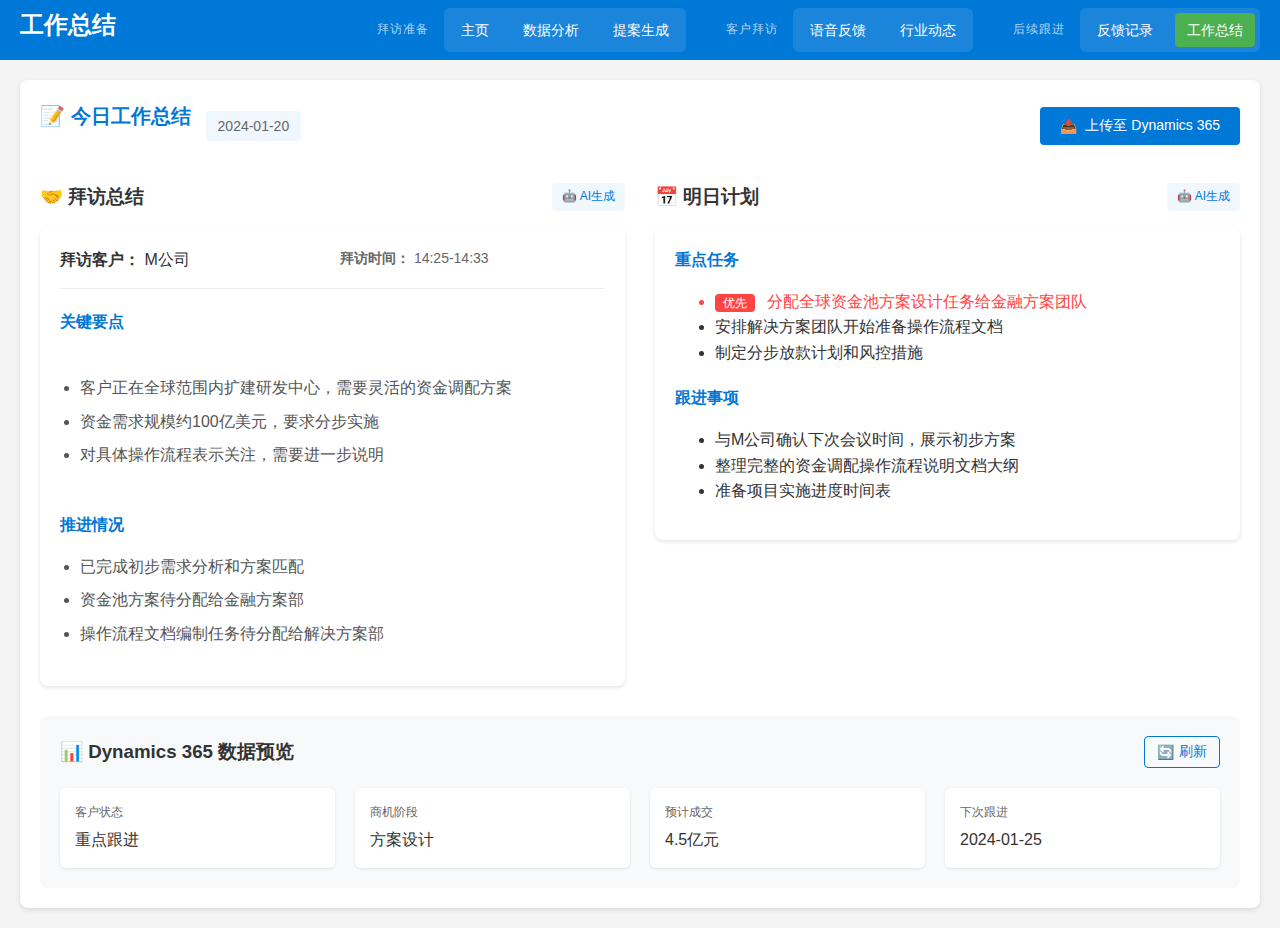
<file: prototype/summary.html>
<!DOCTYPE html>
<html lang="zh">
  <head>
    <meta charset="UTF-8" />
    <meta name="viewport" content="width=device-width, initial-scale=1.0" />
    <title>工作总结</title>
    <link rel="stylesheet" href="styles.css" />
  </head>
  <body>
    <header>
      <h1>工作总结</h1>
      <!-- 导航将通过 JS 动态插入 -->
    </header>

    <main>
      <div class="summary-header">
        <div class="summary-title">
          <h2>📝 今日工作总结</h2>
          <span class="date">2024-01-20</span>
        </div>
        <button class="upload-btn">
          <span class="icon">📤</span>
          上传至 Dynamics 365
        </button>
      </div>

      <div class="summary-content">
        <section class="visit-summary">
          <div class="section-header">
            <h3>🤝 拜访总结</h3>
            <span class="ai-tag">🤖 AI生成</span>
          </div>
          <div class="summary-card">
            <div class="visit-info">
              <div class="company">
                <strong>拜访客户：</strong>
                <span>M公司</span>
              </div>
              <div class="time">
                <strong>拜访时间：</strong>
                <span>14:25-14:33</span>
              </div>
            </div>
            <div class="key-points">
              <h4>关键要点</h4>
              <ul>
                <li>客户正在全球范围内扩建研发中心，需要灵活的资金调配方案</li>
                <li>资金需求规模约100亿美元，要求分步实施</li>
                <li>对具体操作流程表示关注，需要进一步说明</li>
              </ul>
            </div>
            <div class="progress-info">
              <h4>推进情况</h4>
              <ul>
                <li>已完成初步需求分析和方案匹配</li>
                <li>资金池方案待分配给金融方案部</li>
                <li>操作流程文档编制任务待分配给解决方案部</li>
              </ul>
            </div>
          </div>
        </section>

        <section class="tomorrow-plan">
          <div class="section-header">
            <h3>📅 明日计划</h3>
            <span class="ai-tag">🤖 AI生成</span>
          </div>
          <div class="plan-card">
            <div class="priority-tasks">
              <h4>重点任务</h4>
              <ul>
                <li class="high-priority">
                  <span class="priority-tag">优先</span>
                  分配全球资金池方案设计任务给金融方案团队
                </li>
                <li>
                  安排解决方案团队开始准备操作流程文档
                </li>
                <li>
                  制定分步放款计划和风控措施
                </li>
              </ul>
            </div>
            <div class="follow-ups">
              <h4>跟进事项</h4>
              <ul>
                <li>与M公司确认下次会议时间，展示初步方案</li>
                <li>整理完整的资金调配操作流程说明文档大纲</li>
                <li>准备项目实施进度时间表</li>
              </ul>
            </div>
          </div>
        </section>
      </div>

      <div class="dynamics-preview">
        <div class="preview-header">
          <h3>📊 Dynamics 365 数据预览</h3>
          <button class="refresh-btn">
            <span class="icon">🔄</span>
            刷新
          </button>
        </div>
        <div class="preview-content">
          <div class="preview-item">
            <span class="item-label">客户状态</span>
            <span class="item-value">重点跟进</span>
          </div>
          <div class="preview-item">
            <span class="item-label">商机阶段</span>
            <span class="item-value">方案设计</span>
          </div>
          <div class="preview-item">
            <span class="item-label">预计成交</span>
            <span class="item-value">4.5亿元</span>
          </div>
          <div class="preview-item">
            <span class="item-label">下次跟进</span>
            <span class="item-value">2024-01-25</span>
          </div>
        </div>
      </div>

      <!-- 添加提示框 -->
      <div id="uploadSuccess" class="toast-message hidden">
        <div class="toast-content">
          <span class="toast-icon">✅</span>
          <span class="toast-text">上传成功</span>
        </div>
      </div>
    </main>

    <script src="js/navigation.js"></script>
    <!-- 添加上传处理脚本 -->
    <script>
      document.querySelector('.upload-btn').addEventListener('click', function() {
        const btn = this;
        const originalText = btn.innerHTML;
        
        // 显示加载状态
        btn.disabled = true;
        btn.innerHTML = '<span class="icon">🔄</span> 上传中...';
        
        // 模拟上传过程
        setTimeout(() => {
          // 恢复按钮状态
          btn.disabled = false;
          btn.innerHTML = originalText;
          
          // 显示成功提示
          const toast = document.getElementById('uploadSuccess');
          toast.classList.remove('hidden');
          
          // 2秒后隐藏提示
          setTimeout(() => {
            toast.classList.add('hidden');
          }, 2000);
        }, 1000);
      });
    </script>
  </body>
</html>
</file>
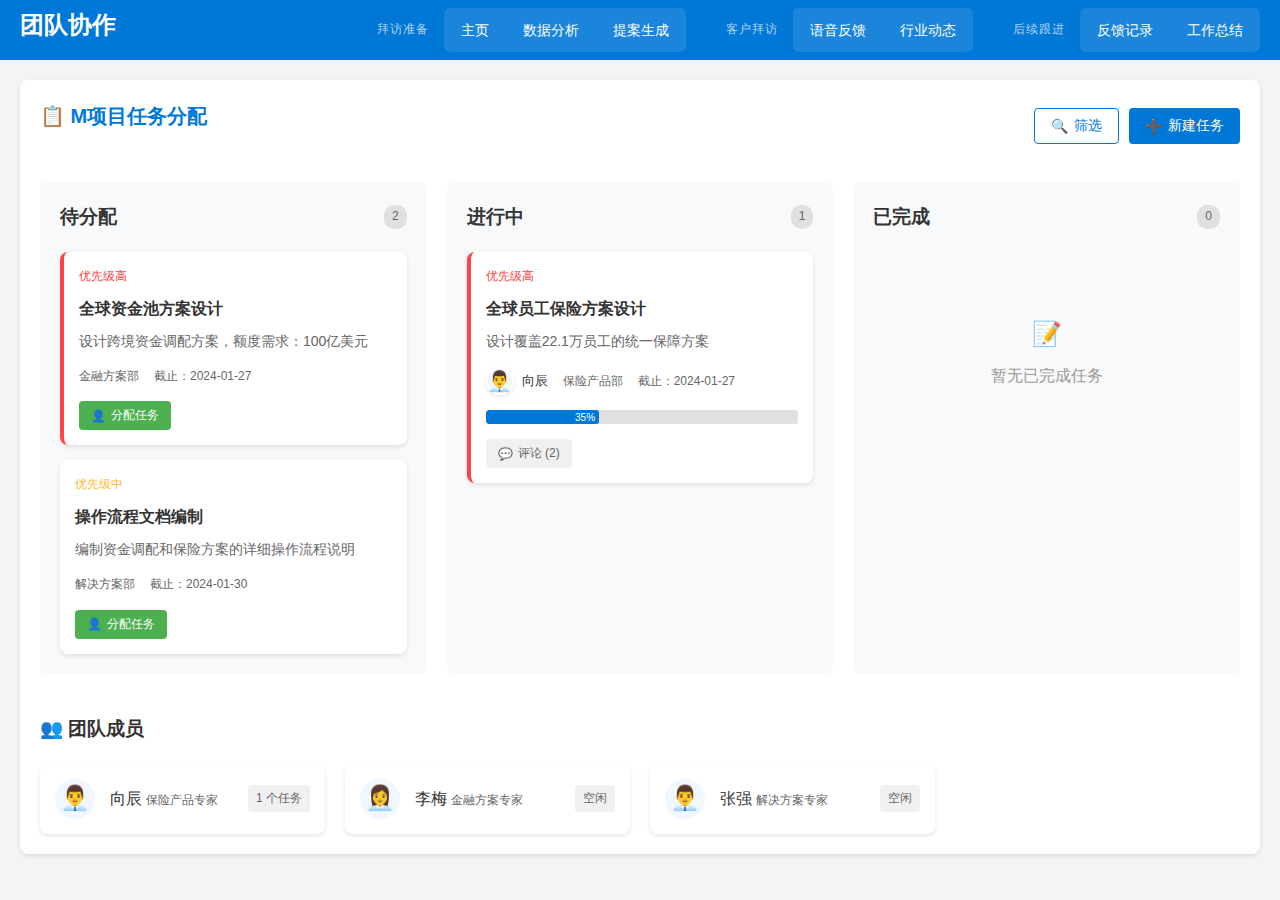
<file: prototype/team_collaboration.html>
<!DOCTYPE html>
<html lang="zh">
<head>
    <meta charset="UTF-8">
    <meta name="viewport" content="width=device-width, initial-scale=1.0">
    <title>团队协作</title>
    <link rel="stylesheet" href="styles.css">
</head>
<body>
    <header>
        <h1>团队协作</h1>
        <!-- 导航将通过 JS 动态插入 -->
    </header>
    
    <main>
        <div class="collab-header">
            <h2>📋 M项目任务分配</h2>
            <div class="header-actions">
                <button class="filter-btn">
                    <span class="icon">🔍</span>
                    筛选
                </button>
                <button class="add-task-btn">
                    <span class="icon">➕</span>
                    新建任务
                </button>
            </div>
        </div>

        <div class="task-board">
            <div class="task-column">
                <div class="column-header">
                    <h3>待分配</h3>
                    <span class="task-count">2</span>
                </div>
                <div class="task-list">
                    <div class="task-item urgent">
                        <div class="task-priority">优先级高</div>
                        <h4>全球资金池方案设计</h4>
                        <p class="task-desc">设计跨境资金调配方案，额度需求：100亿美元</p>
                        <div class="task-meta">
                            <span class="team">金融方案部</span>
                            <span class="deadline">截止：2024-01-27</span>
                        </div>
                        <div class="task-actions">
                            <button class="assign-btn">
                                <span class="icon">👤</span>
                                分配任务
                            </button>
                        </div>
                    </div>

                    <div class="task-item">
                        <div class="task-priority normal">优先级中</div>
                        <h4>操作流程文档编制</h4>
                        <p class="task-desc">编制资金调配和保险方案的详细操作流程说明</p>
                        <div class="task-meta">
                            <span class="team">解决方案部</span>
                            <span class="deadline">截止：2024-01-30</span>
                        </div>
                        <div class="task-actions">
                            <button class="assign-btn">
                                <span class="icon">👤</span>
                                分配任务
                            </button>
                        </div>
                    </div>
                </div>
            </div>

            <div class="task-column">
                <div class="column-header">
                    <h3>进行中</h3>
                    <span class="task-count">1</span>
                </div>
                <div class="task-list">
                    <div class="task-item urgent">
                        <div class="task-priority">优先级高</div>
                        <h4>全球员工保险方案设计</h4>
                        <p class="task-desc">设计覆盖22.1万员工的统一保障方案</p>
                        <div class="task-meta">
                            <div class="assignee">
                                <span class="avatar-emoji">👨‍💼</span>
                                <span class="name">向辰</span>
                            </div>
                            <span class="team">保险产品部</span>
                            <span class="deadline">截止：2024-01-27</span>
                        </div>
                        <div class="task-progress">
                            <div class="progress-bar">
                                <div class="progress" style="width: 35%">35%</div>
                            </div>
                        </div>
                        <div class="task-actions">
                            <button class="comment-btn">
                                <span class="icon">💬</span>
                                评论 (2)
                            </button>
                        </div>
                    </div>
                </div>
            </div>

            <div class="task-column">
                <div class="column-header">
                    <h3>已完成</h3>
                    <span class="task-count">0</span>
                </div>
                <div class="task-list empty">
                    <div class="empty-message">
                        <span class="icon">📝</span>
                        <p>暂无已完成任务</p>
                    </div>
                </div>
            </div>
        </div>

        <div class="team-members">
            <h3>👥 团队成员</h3>
            <div class="members-list">
                <div class="member-card">
                    <span class="member-avatar">👨‍💼</span>
                    <div class="member-info">
                        <span class="name">向辰</span>
                        <span class="role">保险产品专家</span>
                    </div>
                    <span class="task-badge">1 个任务</span>
                </div>
                <div class="member-card">
                    <span class="member-avatar">👩‍💼</span>
                    <div class="member-info">
                        <span class="name">李梅</span>
                        <span class="role">金融方案专家</span>
                    </div>
                    <span class="task-badge">空闲</span>
                </div>
                <div class="member-card">
                    <span class="member-avatar">👨‍💼</span>
                    <div class="member-info">
                        <span class="name">张强</span>
                        <span class="role">解决方案专家</span>
                    </div>
                    <span class="task-badge">空闲</span>
                </div>
            </div>
        </div>
    </main>

    <script src="js/navigation.js"></script>
</body>
</html>
</file>
<file: prototype/styles.css>
/* Reset some default styles */
body, h1, h2, h3, h4,p, a, button {
  margin: 0;
  padding: 0;
  font-family: Arial, sans-serif;
  box-sizing: border-box;
}

/* General styles for body */
body {
  margin: 0;
  padding: 0;
  line-height: 1.6;
  background-color: #f4f4f4;
  color: #333;
}

/* Header and Navigation styles */
header {
  background-color: #0078d7;
  color: #fff;
  padding: 0 20px;
  text-align: center;
  position: sticky;
  top: 0;
  z-index: 1000;
  display: flex;
  align-items: center;
  min-height: 60px; 
  display: flex;
  justify-content: space-between;
}

header h1 {
  font-size: 24px;
  margin-bottom: 10px;
}

nav {
  margin-top: 0;
  display: flex;
  gap: 40px;
  flex-wrap: wrap;
}

.nav-group {
  display: flex;
  flex-direction: row;
  align-items: center;
  gap: 15px;
}

.group-label {
  font-size: 12px;
  color: rgba(255, 255, 255, 0.7);
  text-transform: uppercase;
  letter-spacing: 1px;
  white-space: nowrap;
}

.nav-links {
  display: flex;
  gap: 10px;
  background: rgba(255, 255, 255, 0.1);
  padding: 5px;
  border-radius: 6px;
}

.nav-links a {
  text-decoration: none;
  color: #fff;
  padding: 6px 12px;
  border-radius: 4px;
  transition: all 0.3s ease;
  font-size: 14px;
}

.nav-links a:hover {
  background: rgba(255, 255, 255, 0.2);
}

.nav-links a.active {
  background: #4CAF50;
  color: white;
}

/* Main content styles */
main {
  padding: 20px;
  max-width: 1200px;
  margin: 20px auto;
  background-color: #fff;
  box-shadow: 0 2px 5px rgba(0, 0, 0, 0.1);
  border-radius: 8px;
}

main h2 {
  font-size: 20px;
  margin-bottom: 20px;
  color: #0078d7;
}
/* Form Styles */
form { 
  padding: 10px 5px;
  background-color: #f9f9f9; 
  border-radius: 8px;
  box-shadow: 0 2px 5px rgba(0, 0, 0, 0.1);
}

form label {
  font-size: 14px;
  font-weight: bold;
  color: #333;
  display: block;
  margin-bottom: 5px;
}

form textarea, form input[type="text"] {
  width: 100%;
  padding: 10px;
  margin-bottom: 15px;
  border: 1px solid #ccc;
  border-radius: 5px;
  font-size: 14px;
  box-sizing: border-box;
  transition: border-color 0.3s ease, box-shadow 0.3s ease;
}

form textarea:focus, form input[type="text"]:focus {
  border-color: #0078d7;
  box-shadow: 0 0 5px rgba(0, 120, 215, 0.3);
  outline: none;
}

form button {
  background-color: #0078d7;
  color: #fff;
  border: none;
  padding: 10px 20px;
  font-size: 14px;
  border-radius: 5px;
  cursor: pointer;
  transition: background-color 0.3s ease;
}

form button:hover {
  background-color: #0056a3;
}

/* Button styles */
button {
  display: inline-block;
  background-color: #0078d7;
  color: #fff;
  border: none;
  padding: 10px 20px;
  font-size: 14px;
  border-radius: 5px;
  cursor: pointer;
  transition: background-color 0.3s ease;
}

button:hover {
  background-color: #0056a3;
}

/* Footer styles */
footer {
  background-color: #333;
  color: #fff;
  text-align: center;
  padding: 10px 0;
  margin-top: 20px;
}

footer p {
  font-size: 12px;
}

/* 仪表板网格布局 */
.dashboard-grid {
    display: grid;
    grid-template-columns: 1fr 1fr;
    gap: 20px;
    margin-top: 20px;
}

/* 重点客户列表样式 */
.client-list {
    display: flex;
    flex-direction: column;
    gap: 15px;
    max-height: 600px;
    overflow-y: auto;
    padding-right: 5px;
}

.client-card {
    background: white;
    padding: 15px;
    border-radius: 8px;
    box-shadow: 0 2px 4px rgba(0,0,0,0.1);
    transition: transform 0.2s ease, box-shadow 0.2s ease;
}

.client-card:hover {
    transform: translateY(-2px);
    box-shadow: 0 4px 8px rgba(0,0,0,0.1);
}

.client-card.highlight {
    border: none;
    background: white;
}

.client-header {
    display: flex;
    justify-content: space-between;
    align-items: center;
    margin-bottom: 10px;
}

.status {
    padding: 4px 8px;
    border-radius: 4px;
    font-size: 12px;
    font-weight: normal;
}

.status.in-progress {
    background: #2196F3;
    color: white;
}

.status.pending {
    background: #f0f0f0;
    color: #666;
}

.status.urgent {
    background: #ff4444;
    color: white;
}

.client-details {
    font-size: 14px;
}

.focus-area {
    color: #666;
    margin-bottom: 8px;
}

.requirements {
    margin: 10px 0;
    padding-left: 20px;
}

.requirements li {
    margin-bottom: 4px;
    color: #555;
    font-size: 13px;
}

.estimated-value {
    color: #0078d7;
    font-weight: bold;
    margin-top: 8px;
}

/* 任务分析概览样式 */
.analysis-grid {
    display: grid;
    gap: 15px;
}

.analysis-grid.vertical {
    grid-template-columns: 1fr;
}

.analysis-card {
    padding: 15px;
}

.stat {
    margin: 0 0 10px 0;
}

.stat .number {
    font-size: 32px;
    font-weight: bold;
    color: #0078d7;
}

.stat .label {
    font-size: 14px;
    color: #666;
}

.priority-distribution {
    display: flex;
    flex-direction: column;
    gap: 5px;
    font-size: 13px;
}

.priority-distribution .high {
    color: #ff4444;
}

.priority-distribution .medium {
    color: #ffbb33;
}

.priority-distribution .low {
    color: #00C851;
}

.progress-stats {
    display: flex;
    flex-direction: column;
    gap: 10px;
}

.progress-item {
    font-size: 13px;
}

.progress-bar {
    height: 8px;
    background: #f0f0f0;
    border-radius: 4px;
    margin-top: 5px;
}

.progress {
    height: 100%;
    background: #0078d7;
    border-radius: 4px;
    text-align: right;
    font-size: 10px;
    color: white;
    padding-right: 4px;
}

/* 任务概览网格布局 */
.task-overview-grid {
    display: grid;
    grid-template-columns: auto 1fr;
    gap: 15px;
    margin: 10px 0;
    min-height: 120px;
}

/* 统计列样式 */
.stat-column {
    border-right: 1px solid #eee;
    padding-right: 15px;
    display: flex;
    flex-direction: column;
    justify-content: center;
}

.completion-rate {
    text-align: center;
}

.completion-rate .percent {
    font-size: 24px;
    font-weight: bold;
    color: #4CAF50;
}

.completion-rate .label {
    display: block;
    font-size: 12px;
    color: #666;
}

/* 优先级分布样式 */
.priority-column {
    flex-grow: 1;
    display: flex;
    align-items: center;
}

.priority-distribution {
    width: 100%;
}

.priority-item {
    display: flex;
    align-items: center;
    gap: 10px;
    margin-bottom: 6px;
}

.priority-item:last-child {
    margin-bottom: 0;
}

.priority-bar {
    flex-grow: 1;
    height: 6px;
    background: #f0f0f0;
    border-radius: 3px;
    overflow: hidden;
}

.priority-progress {
    height: 100%;
    border-radius: 3px;
}

.priority-progress.high {
    background: #ff4444;
}

.priority-progress.medium {
    background: #ffbb33;
}

.priority-progress.low {
    background: #00C851;
}

.priority-label {
    font-size: 12px;
    min-width: 85px;
    color: #666;
}

/* 快捷操作按 */
.quick-actions {
    display: flex;
    gap: 10px;
    margin-top: 12px;
    padding-top: 12px;
    border-top: 1px solid #eee;
}

.action-btn {
    flex: 1;
    font-size: 14px;
    cursor: pointer;
    background-color: #0078d7;
    color: white;
    border: none;
    padding: 8px 20px;
    border-radius: 4px;
    cursor: pointer;
    transition: all 0.3s ease;
    min-width: 100px;
    justify-content: center;
}

.action-btn.secondary {
    background: #f0f0f0;
    color: #333;
}

.action-btn.secondary:hover {
    background: #e0e0e0;
}

/* 新增状态样式 */
.status.new {
    background: #4CAF50;
    color: white;
}

.status.progress {
    background: #2196F3;
    color: white;
}

.status.follow {
    background: #9C27B0;
    color: white;
}

/* 需求列表样式优化 */
.requirements {
    margin: 10px 0;
    padding-left: 20px;
}

.requirements li {
    margin-bottom: 4px;
    color: #555;
    font-size: 13px;
}

/* 下一步行动样式 */
.next-action {
    margin-top: 10px;
    padding-top: 10px;
    border-top: 1px dashed #eee;
    color: #666;
    font-size: 13px;
    font-style: italic;
}

/* 滚动条美化 */
.client-list::-webkit-scrollbar {
    width: 6px;
}

.client-list::-webkit-scrollbar-track {
    background: #f1f1f1;
    border-radius: 3px;
}

.client-list::-webkit-scrollbar-thumb {
    background: #888;
    border-radius: 3px;
}

.client-list::-webkit-scrollbar-thumb:hover {
    background: #555;
}

/* 为M公司卡片添特殊样式 */
.client-card:first-child {
    border-left: 4px solid #0078d7;
    background: #f0f7ff;
    position: relative;
}

.client-card:first-child .client-header h3 {
    color: #0078d7;
    font-weight: bold;
}

.client-card:first-child .requirements {
    background: rgba(0, 120, 215, 0.05);
    padding: 10px 20px;
    border-radius: 4px;
}

/* 数据分析页面样式 */
.company-header {
    display: flex;
    align-items: center;
    gap: 20px;
    margin-bottom: 30px;
    position: relative;
}

.company-logo {
    width: 60px;
    height: 60px;
    object-fit: contain;
}

.copilot-insight {
    background: #f0f7ff;
    border-left: 4px solid #0078d7;
    padding: 20px;
    margin-bottom: 30px;
    display: flex;
    gap: 20px;
    border-radius: 8px;
}

.insight-content {
    flex: 1;
}

.insight-summary {
    color: #333;
    font-size: 15px;
    margin-bottom: 15px;
}

.insight-details {
    display: flex;
    gap: 20px;
    margin: 15px 0;
}

.insight-point {
    flex: 1;
    background: white;
    padding: 15px;
    border-radius: 6px;
    box-shadow: 0 1px 3px rgba(0,0,0,0.1);
}

.insight-point h4 {
    color: #0078d7;
    margin-bottom: 8px;
    display: flex;
    align-items: center;
    gap: 5px;
}

.insight-point p {
    color: #555;
    font-size: 14px;
    line-height: 1.5;
}

.insight-conclusion {
    margin-top: 15px;
    padding-top: 15px;
    border-top: 1px solid #e0e0e0;
    color: #333;
    font-size: 14px;
}

.insight-conclusion strong {
    color: #0078d7;
}

.ai-icon {
    font-size: 24px;
}

.analysis-grid {
    display: grid;
    grid-template-columns: repeat(2, 1fr);
    gap: 30px;
    margin-top: 30px;
}

.timeline {
    display: flex;
    flex-direction: column;
    gap: 20px;
}

.timeline-item {
    display: flex;
    gap: 20px;
    padding: 15px;
    background: #fff;
    border-radius: 8px;
    box-shadow: 0 2px 4px rgba(0,0,0,0.1);
}

.timeline-item .date {
    font-weight: bold;
    color: #0078d7;
    min-width: 60px;
}

.data-charts {
    display: flex;
    flex-direction: column;
    gap: 20px;
}

.chart {
    background: white;
    padding: 20px;
    border-radius: 8px;
    box-shadow: 0 2px 4px rgba(0,0,0,0.1);
}

.chart-container {
    height: 300px;
    margin-top: 15px;
    background: #f9f9f9;
    border-radius: 4px;
}

.suggestion-cards {
    display: grid;
    grid-template-columns: 1fr 1fr;
    gap: 20px;
}

.suggestion-card {
    background: white;
    padding: 20px;
    border-radius: 8px;
    box-shadow: 0 2px 4px rgba(0,0,0,0.1);
}

.suggestion-card h4 {
    color: #0078d7;
    margin-bottom: 15px;
}

.suggestion-card ul {
    padding-left: 20px;
}

.suggestion-card li {
    margin-bottom: 8px;
    color: #555;
}

/* 更新财务数据分析样式 */
.financial-metrics {
    display: flex;
    gap: 20px;
}

.metric-card {
    flex: 1;
    background: white;
    padding: 20px;
    border-radius: 8px;
    box-shadow: 0 2px 4px rgba(0,0,0,0.1);
}

.metrics-grid {
    display: grid;
    grid-template-columns: repeat(2, 1fr);
    gap: 20px;
    margin-top: 15px;
}

.metric-item {
    display: flex;
    flex-direction: column;
    padding: 15px;
    background: #f8f9fa;
    border-radius: 6px;
}

.metric-header {
    display: flex;
    justify-content: space-between;
    align-items: center;
    margin-bottom: 5px;
}

.metric-label {
    font-size: 14px;
    color: #666;
    display: flex;
    align-items: center;
    gap: 5px;
}

.metric-value {
    font-size: 20px;
    font-weight: bold;
    color: #0078d7;
}

.metric-change {
    font-size: 13px;
    padding: 2px 6px;
    border-radius: 4px;
    background: rgba(255, 68, 68, 0.1);
}

.metric-change.up {
    color: #ff4444;
}

.metric-change.down {
    color: #00C851;
    background: rgba(0, 200, 81, 0.1);
}

/* 业部门分布样式 */
.business-distribution {
    display: flex;
    flex-direction: column;
    gap: 20px;
    margin-top: 20px;
}

.business-item {
    display: flex;
    flex-direction: column;
    gap: 8px;
}

.business-bar {
    height: 8px;
    background: #f0f0f0;
    border-radius: 4px;
    overflow: hidden;
}

.business-progress {
    height: 100%;
    border-radius: 4px;
    transition: width 0.3s ease;
}

.business-progress.azure {
    background: #0078d7;
}

.business-progress.productivity {
    background: #00a650;
}

.business-progress.more {
    background: #ff8c00;
}

.business-info {
    display: flex;
    justify-content: space-between;
    align-items: center;
    font-size: 14px;
}

.business-name {
    color: #666;
}

.business-value {
    font-weight: bold;
    color: #333;
}

.chart-legend {
    display: flex;
    flex-wrap: wrap;
    gap: 15px;
    margin-top: 15px;
    padding: 10px;
    background: #f8f9fa;
    border-radius: 6px;
}

.legend-item {
    display: flex;
    align-items: center;
    gap: 8px;
    font-size: 14px;
    color: #555;
}

.color-dot {
    width: 12px;
    height: 12px;
    border-radius: 50%;
}

.color-dot.azure {
    background: #0078d7;
}

.color-dot.productivity {
    background: #00a650;
}

.color-dot.more {
    background: #ff8c00;
}

/* 分析按钮样式更新 */
.analyze-btn {
    position: absolute;
    right: 0;
    display: flex;
    align-items: center;
    gap: 8px;
    background-color: #0078d7;
    color: white;
    border: none;
    padding: 8px 20px;
    border-radius: 4px;
    cursor: pointer;
    transition: all 0.3s ease;
    min-width: 100px;
    justify-content: center;
}

.analyze-btn:hover {
    background-color: #0056a3;
    transform: translateY(-1px);
    box-shadow: 0 2px 5px rgba(0,0,0,0.2);
}

.analyze-btn:disabled {
    opacity: 1;
    cursor: not-allowed;
}

/* 新的loading动画样式 */
.loading-effect {
    width: 24px;
    height: 24px;
}

.analyze-loading {
    width: 24px;
    height: 24px;
    animation: rotate 2s linear infinite;
}

.loading-circle {
    fill: none;
    stroke: #ffffff;
    stroke-width: 2;
    stroke-dasharray: 64;
    stroke-dashoffset: 64;
    animation: dash 1.5s ease-in-out infinite;
}

@keyframes rotate {
    100% {
        transform: rotate(360deg);
    }
}

@keyframes dash {
    0% {
        stroke-dashoffset: 64;
    }
    50% {
        stroke-dashoffset: 32;
    }
    100% {
        stroke-dashoffset: 64;
    }
}

/* 按钮文字过渡效果 */
.btn-text {
    display: flex;
    align-items: center;
    gap: 5px;
    transition: opacity 0.3s ease;
}

/* 隐藏元素 */
.hidden {
    display: none !important;
}

/* 确保容区域有足够空间显示动画 */
main {
    min-height: 600px;
}

/* 提案页面样式 */
.proposal-header {
    display: flex;
    justify-content: space-between;
    align-items: center;
    margin-bottom: 30px;
    padding-bottom: 20px;
    border-bottom: 1px solid #eee;
}

.proposal-title {
    display: flex;
    align-items: center;
    gap: 15px;
}

.proposal-status {
    padding: 4px 12px;
    background: #f0f7ff;
    color: #0078d7;
    border-radius: 4px;
    font-size: 14px;
}

.proposal-actions {
    display: flex;
    gap: 10px;
}

.proposal-section {
    margin-bottom: 40px;
}

.proposal-section h3 {
    color: #0078d7;
    margin-bottom: 20px;
}

.section-desc {
    color: #666;
    margin-bottom: 20px;
}

.solution-cards {
    display: grid;
    grid-template-columns: repeat(2, 1fr);
    gap: 20px;
    margin-top: 20px;
}

.solution-card {
    background: #fff;
    border-radius: 8px;
    padding: 16px;
    box-shadow: 0 2px 8px rgba(0,0,0,0.1);
    margin-bottom: 16px;
}

.solution-card h4 {
    color: #0078d7;
    margin-bottom: 12px;
    font-size: 15px;
}

.solution-details {
    display: flex;
    flex-direction: column;
    gap: 6px;
}

.detail-item {
    display: flex;
    justify-content: space-between;
    padding: 4px 0;
    border-bottom: 1px dashed #eee;
}

.data-support {
    display: grid;
    grid-template-columns: repeat(2, 1fr);
    gap: 20px;
}

.data-point {
    background: #f8f9fa;
    padding: 15px;
    border-radius: 6px;
}

.point-header {
    display: flex;
    justify-content: space-between;
    align-items: center;
    margin-bottom: 10px;
}

.point-value.up {
    color: #ff4444;
    background: rgba(255, 68, 68, 0.1);
    padding: 2px 8px;
    border-radius: 4px;
}

.point-desc {
    color: #666;
    font-size: 14px;
}

.benefit-grid {
    display: grid;
    grid-template-columns: repeat(2, 1fr);
    gap: 20px;
}

.benefit-item {
    background: white;
    padding: 20px;
    border-radius: 8px;
    box-shadow: 0 2px 4px rgba(0,0,0,0.1);
}

.benefit-item h4 {
    color: #0078d7;
    margin-bottom: 10px;
}

.benefit-item .amount {
    font-size: 24px;
    font-weight: bold;
    color: #00a650;
    margin-bottom: 15px;
}

.benefit-details {
    list-style: none;
    padding: 0;
}

.benefit-details li {
    color: #666;
    margin-bottom: 8px;
    padding-left: 15px;
    position: relative;
}

.benefit-details li:before {
    content: "•";
    color: #0078d7;
    position: absolute;
    left: 0;
}

.timeline-steps {
    display: flex;
    flex-direction: column;
    gap: 20px;
}

.step {
    display: flex;
    gap: 20px;
    padding: 15px;
    background: #f8f9fa;
    border-radius: 8px;
}

.step-date {
    min-width: 100px;
    font-weight: bold;
    color: #0078d7;
}

.step-content h4 {
    margin-bottom: 5px;
    color: #333;
}

.step-content p {
    color: #666;
    font-size: 14px;
}

/* 语音反馈页面样式 */
.meeting-header {
    display: flex;
    justify-content: space-between;
    align-items: center;
    margin-bottom: 20px;
}

.meeting-info {
    display: flex;
    align-items: center;
    gap: 15px;
}

.meeting-status {
    padding: 4px 12px;
    background: #4CAF50;
    color: white;
    border-radius: 4px;
    font-size: 14px;
}

.record-btn {
    display: flex;
    align-items: center;
    gap: 8px;
    background-color: #4CAF50;
    color: white;
    border: none;
    padding: 10px 20px;
    border-radius: 4px;
    cursor: pointer;
    transition: all 0.3s ease;
    min-width: 120px;
    justify-content: center;
}

.record-btn.recording {
    background-color: #ff4444;
    animation: pulse 2s infinite;
}

.record-btn:hover {
    transform: translateY(-1px);
    box-shadow: 0 2px 5px rgba(0,0,0,0.2);
}

.record-icon {
    font-size: 16px;
    transition: transform 0.3s ease;
}

.record-btn.recording .record-icon {
    animation: wave 1s infinite;
}

/* 录音中的动画果 */
@keyframes pulse {
    0% {
        box-shadow: 0 0 0 0 rgba(255, 68, 68, 0.4);
    }
    70% {
        box-shadow: 0 0 0 10px rgba(255, 68, 68, 0);
    }
    100% {
        box-shadow: 0 0 0 0 rgba(255, 68, 68, 0);
    }
}

@keyframes wave {
    0%, 100% {
        transform: scale(1);
    }
    50% {
        transform: scale(1.2);
    }
}

.conversation-container {
    background: #f8f9fa;
    border-radius: 8px;
    padding: 20px;
    margin-bottom: 20px;
    height: 580px;
    overflow-y: auto;
}

.conversation-flow {
    display: flex;
    flex-direction: column;
    gap: 20px;
}

.message {
    max-width: 80%;
    padding: 15px;
    border-radius: 8px;
    background: white;
    box-shadow: 0 1px 3px rgba(0,0,0,0.1);
}

.message.client {
    align-self: flex-start;
    background: #f0f7ff;
}

.message.self {
    align-self: flex-end;
    background: #e3f2fd;
}

.message-header {
    display: flex;
    justify-content: space-between;
    margin-bottom: 8px;
    font-size: 14px;
    color: #666;
}

.copilot-suggestion {
    max-width: 80%;
    align-self: flex-start;
    padding: 15px;
    border-radius: 8px;
    background: #f0f7ff;
    border-left: 4px solid #0078d7;
    margin: 10px 0;
}

.suggestion-header {
    display: flex;
    align-items: center;
    gap: 8px;
    margin-bottom: 10px;
    color: #0078d7;
    font-weight: bold;
}

.suggestion-content ul {
    margin-top: 10px;
    padding-left: 20px;
}

.suggestion-content li {
    margin-bottom: 8px;
    color: #555;
}

.voice-controls {
    display: flex;
    align-items: center;
    gap: 20px;
    padding: 15px;
    background: #f8f9fa;
    border-radius: 8px;
}

.control-btn {
    display: flex;
    align-items: center;
    gap: 5px;
    padding: 8px 15px;
    border: none;
    border-radius: 4px;
    cursor: pointer;
    background: #0078d7;
    color: white;
}

.control-btn.pause {
    background: #666;
}

.control-btn.save {
    background: #4CAF50;
}

.audio-progress {
    flex: 1;
    display: flex;
    flex-direction: column;
    gap: 5px;
}

.progress-bar {
    height: 14px;
    background: #ddd;
    border-radius: 2px;
    overflow: hidden;
}

.progress {
    height: 100%;
    background: #0078d7;
    transition: width 0.3s ease;
}

.time-stamp {
    font-size: 12px;
    color: #666;
    align-self: flex-end;
}

/* 添加高亮消息样式 */
.message.highlight {
    background: #fff3e0;
    border-left: 4px solid #ff9800;
    position: relative;
}

.message.highlight::before {
    content: "❗ 需求重点";
    position: absolute;
    top: -10px;
    right: 10px;
    background: #ff9800;
    color: white;
    padding: 2px 8px;
    border-radius: 4px;
    font-size: 12px;
}

/* 客户反馈记录页面样式 */
.feedback-header {
    display: flex;
    justify-content: space-between;
    align-items: center;
    margin-bottom: 30px;
}

.client-info {
    display: flex;
    flex-direction: column;
    gap: 5px;
}

.meeting-info {
    font-size: 14px;
    color: #666;
}

.sync-btn {
    display: flex;
    align-items: center;
    gap: 8px;
    background: #0078d7;
    color: white;
    border: none;
    padding: 10px 20px;
    border-radius: 4px;
    cursor: pointer;
    transition: all 0.3s ease;
}

.sync-btn:hover {
    background: #0056a3;
    transform: translateY(-1px);
}

.feedback-content {
    display: grid;
    grid-template-columns: 1fr 1fr;
    gap: 30px;
}

.key-points {
    display: flex;
    flex-direction: column;
    gap: 15px;
}

.point-card {
    background: white;
    padding: 15px;
    border-radius: 8px;
    box-shadow: 0 2px 4px rgba(0,0,0,0.1);
}

.point-card.highlight {
    background: #fff3e0;
    border-left: 4px solid #ff9800;
}

.point-header {
    display: flex;
    justify-content: space-between;
    margin-bottom: 10px;
}

.point-type {
    font-weight: bold;
    color: #0078d7;
}

.time {
    color: #666;
    font-size: 14px;
}

.point-tags {
    display: flex;
    gap: 8px;
    margin-top: 10px;
}

.tag {
    padding: 4px 8px;
    border-radius: 4px;
    font-size: 12px;
    font-weight: normal;
}

.tag.urgent {
    background: #ff4444;
    color: white;
}

.tag.pending {
    background: #f0f0f0;
    color: #666;
}

.tag.new {
    background: #4CAF50;
    color: white;
}

.tag.progress {
    background: #2196F3;
    color: white;
}

.tag.follow {
    background: #9C27B0;
    color: white;
}

.tag.in-progress {
    background: #2196F3;
    color: white;
}

.tag.type {
    background: #f0f0f0;
    color: #666;
}

.task-list {
    display: flex;
    flex-direction: column;
    gap: 15px;
}

.task-card {
    background: white;
    padding: 15px;
    border-radius: 8px;
    box-shadow: 0 2px 4px rgba(0,0,0,0.1);
}

.task-card.urgent {
    border-left: 4px solid #ff4444;
}

.task-header {
    display: flex;
    justify-content: space-between;
    align-items: center;
    margin-bottom: 10px;
}

.task-header h4 {
    color: #0078d7;
}

.status {
    padding: 4px 8px;
    border-radius: 4px;
    font-size: 12px;
    font-weight: normal;
}

.task-details {
    color: #555;
    font-size: 14px;
}

.task-meta {
    display: flex;
    justify-content: flex-start;
    align-items: center;
    gap: 20px;
    margin-top: 10px;
    font-size: 12px;
    color: #666;
}

/* 任务片状态样式更新 */
.status.pending {
    background: #f0f0f0;
    color: #666;
}

.status.assigned {
    background: #4CAF50;
    color: white;
}

/* 已分配任务卡片样式 */
.task-card.assigned {
    border-left: 4px solid #4CAF50;
}

/* 任务负责人样式 */
.assignee {
    display: flex;
    align-items: center;
    gap: 8px;
}

.avatar {
    width: 24px;
    height: 24px;
    border-radius: 50%;
    object-fit: cover;
    border: 2px solid #fff;
    box-shadow: 0 2px 4px rgba(0,0,0,0.1);
}

.assignee .name {
    font-size: 13px;
    color: #333;
    font-weight: 500;
}

/* AI生成标识式 */
.ai-generated {
    display: none;
}

.ai-badge {
    display: flex;
    align-items: center;
    gap: 6px;
    padding: 4px 10px;
    background: #f0f7ff;
    border: 1px solid #0078d7;
    border-radius: 4px;
    font-size: 12px;
    color: #0078d7;
}

.ai-icon {
    font-size: 14px;
}

/* 更新头像样式 */
.assignee {
    display: flex;
    align-items: center;
    gap: 8px;
}

.avatar-emoji {
    font-size: 20px;
    width: 24px;
    height: 24px;
    display: flex;
    align-items: center;
    justify-content: center;
    background: #f0f7ff;
    border-radius: 50%;
    border: 2px solid #fff;
    box-shadow: 0 2px 4px rgba(0,0,0,0.1);
}

.assignee .name {
    font-size: 13px;
    color: #333;
    font-weight: 500;
}

/* 更新反馈页面部样式 */
.meeting-meta {
    display: flex;
    align-items: center;
    gap: 20px;
    margin-top: 5px;
}

.meeting-info, .meeting-time, .recording-info {
    font-size: 14px;
    color: #666;
    display: flex;
    align-items: center;
    gap: 5px;
}

.play-btn {
    display: flex;
    align-items: center;
    gap: 8px;
    background: #4CAF50;
    color: white;
    border: none;
    padding: 10px 20px;
    border-radius: 4px;
    cursor: pointer;
    transition: all 0.3s ease;
}

.play-btn:hover {
    background: #388E3C;
    transform: translateY(-1px);
}

/* 更新区域标题样式 */
.section-header {
    display: flex;
    align-items: center;
    justify-content: space-between;
    margin-bottom: 15px;
}

.ai-tag {
    font-size: 12px;
    color: #0078d7;
    background: #f0f7ff;
    padding: 4px 10px;
    border-radius: 4px;
    display: flex;
    align-items: center;
    gap: 4px;
}

/* 手动录入区域样式 */
.manual-input {
    margin-top: 40px;
    padding-top: 30px;
    border-top: 1px solid #eee;
}

.input-cards {
    display: grid;
    grid-template-columns: repeat(2, 1fr);
    gap: 30px;
}

.input-card {
    background: #f8f9fa;
    padding: 20px;
    border-radius: 8px;
    border: 1px dashed #ccc;
    transition: all 0.3s ease;
}

.input-card:hover {
    border-color: #0078d7;
    background: #fff;
}

.card-header {
    display: flex;
    justify-content: space-between;
    align-items: center;
    margin-bottom: 10px;
}

.card-header h3 {
    color: #333;
    font-size: 16px;
    display: flex;
    align-items: center;
    gap: 8px;
}

.card-desc {
    color: #666;
    font-size: 14px;
}

.add-btn {
    display: flex;
    align-items: center;
    gap: 6px;
    padding: 6px 12px;
    background: white;
    border: 1px solid #0078d7;
    color: #0078d7;
    border-radius: 4px;
    cursor: pointer;
    transition: all 0.3s ease;
}

.add-btn:hover {
    background: #0078d7;
    color: white;
    transform: translateY(-1px);
}

.add-btn .icon {
    font-size: 14px;
}

/* 团队协作页面样式 */
.collab-header {
    display: flex;
    justify-content: space-between;
    align-items: center;
    margin-bottom: 30px;
}

.header-actions {
    display: flex;
    gap: 10px;
}

.filter-btn, .add-task-btn {
    display: flex;
    align-items: center;
    gap: 6px;
    padding: 8px 16px;
    border-radius: 4px;
    cursor: pointer;
    transition: all 0.3s ease;
}

.filter-btn {
    background: white;
    border: 1px solid #0078d7;
    color: #0078d7;
}

.add-task-btn {
    background: #0078d7;
    border: none;
    color: white;
}

/* 任务看板样式 */
.task-board {
    display: grid;
    grid-template-columns: repeat(3, 1fr);
    gap: 20px;
    margin-bottom: 30px;
}

.task-column {
    background: #f8f9fa;
    border-radius: 8px;
    padding: 20px;
}

.column-header {
    display: flex;
    justify-content: space-between;
    align-items: center;
    margin-bottom: 20px;
}

.task-count {
    background: #e0e0e0;
    padding: 2px 8px;
    border-radius: 10px;
    font-size: 12px;
    color: #666;
}

.task-list {
    display: flex;
    flex-direction: column;
    gap: 15px;
    min-height: 200px;
}

.task-item {
    background: white;
    border-radius: 8px;
    padding: 15px;
    box-shadow: 0 2px 4px rgba(0,0,0,0.1);
}

.task-item.urgent {
    border-left: 4px solid #ff4444;
}

.task-priority {
    font-size: 12px;
    color: #ff4444;
    margin-bottom: 10px;
}

.task-priority.normal {
    color: #ffbb33;
}

.task-item h4 {
    margin-bottom: 8px;
    color: #333;
}

.task-desc {
    font-size: 14px;
    color: #666;
    margin-bottom: 15px;
}

.task-meta {
    display: flex;
    align-items: center;
    gap: 15px;
    margin-bottom: 15px;
    font-size: 12px;
    color: #666;
}

.task-progress {
    margin-bottom: 15px;
}

.task-actions {
    display: flex;
    gap: 10px;
}

.assign-btn, .comment-btn {
    display: flex;
    align-items: center;
    gap: 5px;
    padding: 6px 12px;
    border-radius: 4px;
    font-size: 12px;
    cursor: pointer;
    transition: all 0.3s ease;
}

.assign-btn {
    background: #4CAF50;
    color: white;
    border: none;
}

.comment-btn {
    background: #f0f0f0;
    color: #666;
    border: none;
}

.empty-message {
    display: flex;
    flex-direction: column;
    align-items: center;
    justify-content: center;
    height: 200px;
    color: #999;
    gap: 10px;
}

.empty-message .icon {
    font-size: 24px;
}

/* 团队成员样式 */
.team-members {
    margin-top: 40px;
}

.members-list {
    display: grid;
    grid-template-columns: repeat(auto-fill, minmax(250px, 1fr));
    gap: 20px;
    margin-top: 20px;
}

.member-card {
    display: flex;
    align-items: center;
    gap: 15px;
    background: white;
    padding: 15px;
    border-radius: 8px;
    box-shadow: 0 2px 4px rgba(0,0,0,0.1);
}

.member-avatar {
    font-size: 24px;
    width: 40px;
    height: 40px;
    display: flex;
    align-items: center;
    justify-content: center;
    background: #f0f7ff;
    border-radius: 50%;
}

.member-info {
    flex: 1;
}

.member-info .name {
    font-weight: 500;
    color: #333;
}

.member-info .role {
    font-size: 12px;
    color: #666;
}

.task-badge {
    padding: 4px 8px;
    border-radius: 4px;
    font-size: 12px;
    background: #f0f0f0;
    color: #666;
}

/* 行业趋势页面样式 */
.trends-header {
    display: flex;
    justify-content: space-between;
    align-items: center;
    margin-bottom: 30px;
}

.update-time {
    font-size: 14px;
    color: #666;
    margin-top: 5px;
}

/* 趋势卡片样式 */
.trend-cards {
    display: grid;
    grid-template-columns: repeat(2, 1fr);
    gap: 20px;
    margin-top: 20px;
}

.trend-card {
    background: white;
    padding: 20px;
    border-radius: 8px;
    box-shadow: 0 2px 4px rgba(0,0,0,0.1);
}

.trend-card.highlight {
    border-left: 4px solid #0078d7;
    background: #f0f7ff;
}

.trend-header {
    display: flex;
    justify-content: space-between;
    align-items: center;
    margin-bottom: 15px;
}

.trend-change {
    padding: 4px 8px;
    border-radius: 4px;
    font-size: 14px;
}

.trend-change.up {
    color: #ff4444;
    background: rgba(255, 68, 68, 0.1);
}

.trend-bar {
    height: 6px;
    background: #f0f0f0;
    border-radius: 3px;
    margin-bottom: 15px;
    overflow: hidden;
}

.trend-bar .progress {
    height: 100%;
    background: #0078d7;
    border-radius: 3px;
}

.trend-insight {
    font-size: 14px;
    color: #666;
}

/* 新闻卡片样式 */
.news-list {
    display: flex;
    flex-direction: column;
    gap: 20px;
    margin-top: 20px;
}

.news-card {
    background: white;
    padding: 20px;
    border-radius: 8px;
    box-shadow: 0 2px 4px rgba(0,0,0,0.1);
}

.news-card.highlight {
    border-left: 4px solid #ff4444;
}

.news-meta {
    display: flex;
    justify-content: space-between;
    margin-bottom: 12px;
}

.news-title {
    display: flex;
    justify-content: space-between;
    align-items: center;
    gap: 15px;
}

.news-title h4 {
    font-size: 18px;
    color: #333;
    margin: 0;
}

.tags {
    display: flex;
    align-items: center;
    gap: 10px;
    flex-shrink: 0;
}

.news-tag {
    padding: 3px 8px;
    border-radius: 4px;
    font-size: 11px;
    font-weight: 500;
    text-transform: uppercase;
}

.news-tag.important {
    background: #ff4444;
    color: white;
}

.news-tag.follow {
    background: #0078d7;
    color: white;
}

.news-time {
    font-size: 11px;
    color: #888;
    white-space: nowrap;
}

/* 调整新闻内容间距 */
.news-card > p {
    font-size: 15px;
    color: #555;
    line-height: 1.5;
    margin-bottom: 12px;
}

.news-impact {
    margin-top: 12px;
    padding-top: 12px;
    border-top: 1px dashed #eee;
    font-size: 13px;
}

.impact-label {
    font-size: 12px;
    color: #0078d7;
    margin-bottom: 4px;
    display: block;
    font-weight: 500;
}

.news-impact p {
    color: #666;
    line-height: 1.4;
}

.news-meta {
    display: flex;
    justify-content: space-between;
    margin-bottom: 12px;
}

.news-tag {
    padding: 2px 8px;
    border-radius: 4px;
    font-size: 11px;
    font-weight: 500;
    background: #ff4444;
    color: white;
    text-transform: uppercase;
}

.news-time {
    font-size: 11px;
    color: #888;
}

/* Copilot洞察样式 */
.insight-card {
    background: #f0f7ff;
    border-left: 4px solid #0078d7;
    padding: 20px;
    border-radius: 8px;
    margin-top: 20px;
}

.insight-header {
    display: flex;
    align-items: center;
    gap: 10px;
    margin-bottom: 15px;
}

.insight-points {
    list-style: none;
    padding: 0;
}

.insight-points li {
    margin-bottom: 15px;
    padding-left: 20px;
    position: relative;
}

.insight-points li:before {
    content: "•";
    color: #0078d7;
    position: absolute;
    left: 0;
}

.insight-points strong {
    color: #0078d7;
    display: block;
    margin-bottom: 5px;
}

/* 动态更新果样式 */
.update-info {
    display: flex;
    align-items: center;
    gap: 15px;
    margin-top: 5px;
}

.live-indicator {
    display: flex;
    align-items: center;
    gap: 5px;
    color: #4CAF50;
    font-size: 14px;
}

.pulse-dot {
    width: 8px;
    height: 8px;
    background-color: #4CAF50;
    border-radius: 50%;
    animation: pulse 2s infinite;
}

.news-update {
    display: flex;
    align-items: center;
    gap: 5px;
    font-size: 14px;
    color: #666;
}

.update-count {
    background: #ff4444;
    color: white;
    padding: 2px 8px;
    border-radius: 10px;
    font-size: 12px;
}

.new-item {
    animation: slideDown 0.5s ease-out;
}

.fade-in {
    animation: fadeIn 0.5s ease-out;
}

.bounce {
    animation: bounce 0.5s ease;
}

/* 动画效果 */
@keyframes pulse {
    0% {
        transform: scale(0.95);
        box-shadow: 0 0 0 0 rgba(76, 175, 80, 0.4);
    }
    70% {
        transform: scale(1);
        box-shadow: 0 0 0 6px rgba(76, 175, 80, 0);
    }
    100% {
        transform: scale(0.95);
        box-shadow: 0 0 0 0 rgba(76, 175, 80, 0);
    }
}

@keyframes slideDown {
    from {
        transform: translateY(-20px);
        opacity: 0;
    }
    to {
        transform: translateY(0);
        opacity: 1;
    }
}

@keyframes fadeIn {
    from {
        opacity: 0;
    }
    to {
        opacity: 1;
    }
}

@keyframes bounce {
    0%, 100% {
        transform: scale(1);
    }
    50% {
        transform: scale(1.2);
    }
}

/* 更新行业趋势页面布局样式 */
.trends-content {
    display: flex;
    flex-direction: column;
    gap: 20px;
}

.trends-grid {
    display: grid;
    grid-template-columns: 1fr 1fr;
    gap: 20px;
}

.trend-cards {
    display: flex;
    flex-direction: column;
    gap: 15px;
}

.trend-card {
    padding: 15px;
}

.news-card {
    padding: 15px;
    margin-bottom: 15px;
}

.news-card:last-child {
    margin-bottom: 0;
}

.insight-grid {
    display: grid;
    grid-template-columns: repeat(3, 1fr);
    gap: 20px;
    margin-top: 15px;
}

.insight-item {
    background: white;
    padding: 15px;
    border-radius: 6px;
}

.insight-item strong {
    color: #0078d7;
    display: block;
    margin-bottom: 8px;
}

.insight-item p {
    font-size: 13px;
    color: #555;
    line-height: 1.4;
}

/* 调整间距和边距 */
.section-header {
    margin-bottom: 15px;
}

.trend-header {
    margin-bottom: 10px;
}

.news-meta {
    margin-bottom: 8px;
}

.news-impact {
    margin-top: 10px;
    padding-top: 10px;
}

/* 趋势对比样式更新 */
.trend-compare {
    margin: 15px 0;
}

.compare-item {
    display: flex;
    align-items: center;
    gap: 10px;
    margin-bottom: 10px;
}

.compare-label {
    width: 70px;
    font-size: 13px;
    color: #666;
}

.compare-bar {
    flex: 1;
    height: 6px;
    background: #f0f0f0;
    border-radius: 3px;
    overflow: hidden;
}

.compare-bar .progress {
    height: 100%;
    background: #ddd;
    border-radius: 3px;
}

.compare-bar .progress.highlight {
    background: #0078d7;
}

.compare-value {
    width: 40px;
    font-size: 13px;
    color: #333;
    font-weight: 500;
}

.trend-insight {
    margin-top: 12px;
    font-size: 14px;
    color: #666;
}

/* 工作总结页面样式 */
.summary-header {
    display: flex;
    justify-content: space-between;
    align-items: center;
    margin-bottom: 30px;
}

.summary-title {
    display: flex;
    align-items: center;
    gap: 15px;
}

.date {
    font-size: 14px;
    color: #666;
    padding: 4px 12px;
    background: #f0f7ff;
    border-radius: 4px;
}

.upload-btn {
    display: flex;
    align-items: center;
    gap: 8px;
    background: #0078d7;
    color: white;
    border: none;
    padding: 10px 20px;
    border-radius: 4px;
    cursor: pointer;
    transition: all 0.3s ease;
}

.upload-btn:hover {
    background: #0056a3;
    transform: translateY(-1px);
}

.summary-content {
    display: grid;
    grid-template-columns: repeat(2, 1fr);
    gap: 30px;
    margin-bottom: 30px;
}

.summary-card, .plan-card {
    background: white;
    padding: 20px;
    border-radius: 8px;
    box-shadow: 0 2px 4px rgba(0,0,0,0.1);
}

.visit-info {
    display: grid;
    grid-template-columns: repeat(2, 1fr);
    gap: 15px;
    margin-bottom: 20px;
    padding-bottom: 15px;
    border-bottom: 1px solid #eee;
}

.key-points, .progress-info {
    margin-bottom: 20px;
}

.key-points h4, .progress-info h4 {
    color: #0078d7;
    margin-bottom: 10px;
}

.key-points ul, .progress-info ul {
    padding-left: 20px;
}

.key-points li, .progress-info li {
    margin-bottom: 8px;
    color: #555;
}

.priority-tasks {
    margin-bottom: 20px;
}

.priority-tasks h4, .follow-ups h4 {
    color: #0078d7;
    margin-bottom: 10px;
}

.priority-tag {
    background: #ff4444;
    color: white;
    padding: 2px 8px;
    border-radius: 4px;
    font-size: 12px;
    margin-right: 8px;
}

.high-priority {
    color: #ff4444;
}

.dynamics-preview {
    background: #f8f9fa;
    padding: 20px;
    border-radius: 8px;
}

.preview-header {
    display: flex;
    justify-content: space-between;
    align-items: center;
    margin-bottom: 20px;
}

.refresh-btn {
    display: flex;
    align-items: center;
    gap: 5px;
    background: none;
    border: 1px solid #0078d7;
    color: #0078d7;
    padding: 6px 12px;
    border-radius: 4px;
    cursor: pointer;
    transition: all 0.3s ease;
}

.refresh-btn:hover {
    background: #f0f7ff;
}

.preview-content {
    display: grid;
    grid-template-columns: repeat(4, 1fr);
    gap: 20px;
}

.preview-item {
    background: white;
    padding: 15px;
    border-radius: 6px;
    box-shadow: 0 1px 3px rgba(0,0,0,0.1);
}

.item-label {
    display: block;
    font-size: 12px;
    color: #666;
    margin-bottom: 5px;
}

.item-value {
    font-size: 16px;
    color: #333;
    font-weight: 500;
}

/* 更新进行中项目样式 */
.progress-stats {
    background: #fff;
    border-radius: 8px;
    padding: 15px;
}

.project-header {
    display: flex;
    justify-content: space-between;
    align-items: center;
    margin-bottom: 15px;
}

.project-count {
    color: #666;
    font-size: 14px;
}

.view-all {
    background: none;
    border: none;
    color: #0078d7;
    font-size: 13px;
    cursor: pointer;
    padding: 4px 8px;
    border-radius: 4px;
    transition: background-color 0.2s;
}

.view-all:hover {
    background: #f0f7ff;
}

.project-items {
    display: flex;
    flex-direction: column;
    gap: 15px;
}

.progress-item {
    background: #f8f9fa;
    padding: 12px;
    border-radius: 6px;
    transition: transform 0.2s, box-shadow 0.2s;
}

.progress-item:hover {
    transform: translateY(-2px);
    box-shadow: 0 2px 8px rgba(0,0,0,0.1);
}

.project-info {
    display: flex;
    justify-content: space-between;
    align-items: center;
    margin-bottom: 8px;
}

.project-name {
    font-weight: 500;
    color: #333;
}

.project-meta {
    font-size: 12px;
    color: #666;
}

.progress-bar {
    height: 14px;
    background: #e0e0e0;
    border-radius: 3px;
    margin: 8px 0;
    overflow: hidden;
}

.progress {
    height: 100%;
    background: #0078d7;
    border-radius: 3px;
    transition: width 0.3s ease;
    position: relative;
}

.project-details {
    display: flex;
    justify-content: space-between;
    align-items: center;
    margin-top: 8px;
    font-size: 12px;
}

.owner {
    color: #666;
}

.status {
    padding: 4px 8px;
    border-radius: 12px;
    font-size: 11px;
    font-weight: 500;
}

.status.in-progress {
    background: #e3f2fd;
    color: #0078d7;
}

.status.pending {
    background: #fff3e0;
    color: #f57c00;
}

.status.urgent {
    background: #ffebee;
    color: #d32f2f;
}

/* 进度条动画效果 */
.progress-item:hover .progress {
    background: #00a650;
}

/* 添加项目卡片阴影效果 */
.progress-stats {
    box-shadow: 0 1px 3px rgba(0,0,0,0.1);
}

.client-card-link {
    text-decoration: none;
    color: inherit;
    display: block;
    cursor: pointer;
}

.client-card-link:hover .client-card {
    transform: translateY(-2px);
    box-shadow: 0 4px 12px rgba(0, 0, 0, 0.1);
    transition: all 0.3s ease;
}

/* 生成提案区域样式 */
.generate-proposal {
    margin-top: 40px;
    padding-top: 30px;
    border-top: 1px solid #eee;
}

.proposal-action {
    background: #f0f7ff;
    border-radius: 12px;
    padding: 24px;
    display: flex;
    justify-content: space-between;
    align-items: center;
}

.proposal-info h3 {
    color: #0078d7;
    margin-bottom: 8px;
    display: flex;
    align-items: center;
    gap: 8px;
}

.proposal-info p {
    color: #666;
    font-size: 14px;
}

.generate-btn {
    display: flex;
    align-items: center;
    gap: 12px;
    background: #0078d7;
    color: white;
    text-decoration: none;
    padding: 12px 24px;
    border-radius: 8px;
    transition: all 0.3s ease;
}

.generate-btn:hover {
    background: #0056a3;
    transform: translateY(-2px);
    box-shadow: 0 4px 12px rgba(0, 0, 0, 0.1);
}

.btn-icon {
    font-size: 20px;
}

.btn-text {
    font-size: 16px;
    font-weight: 500;
}

.btn-arrow {
    font-size: 20px;
    transition: transform 0.3s ease;
}

.generate-btn:hover .btn-arrow {
    transform: translateX(4px);
}

/* 文字样式优化 */
.highlight-text {
    font-size: 14px;
    color: #2c3e50;
    font-weight: 500;
    line-height: 1.4;
}

.highlight-number {
    font-size: 15px;
    font-weight: 600;
    color: #2980b9;
}

.emphasis {
    color: #16a085;
    font-weight: 500;
}

/* 方案卡片样式 */
.solution-card {
    background: #fff;
    border-radius: 8px;
    padding: 16px;
    box-shadow: 0 2px 8px rgba(0,0,0,0.1);
    margin-bottom: 16px;
}

/* 分步放款计划样式 */
.schedule-title {
    color: #34495e;
    margin: 12px 0 8px;
    font-size: 14px;
    font-weight: 600;
}

.schedule-list li {
    display: flex;
    margin-bottom: 6px;
    align-items: center;
    font-size: 13px;
}

/* 保险模块样式 */
.module-title {
    color: #34495e;
    margin: 12px 0 8px;
    font-size: 14px;
    font-weight: 600;
}

.coverage-list li {
    display: flex;
    justify-content: space-between;
    margin-bottom: 6px;
    padding: 4px 0;
    border-bottom: 1px dashed #ecf0f1;
    font-size: 13px;
}

.page-title {
    text-align: left;
    margin: 0;
    padding: 0;
}

/* 流程步骤导航样式 */
.step-nav {
    display: flex;
    align-items: center;
    gap: 0;
    margin: 20px 0;
}

.step-item {
    flex: 1;
    position: relative;
    display: flex;
    flex-direction: column;
    align-items: center;
    text-align: center;
    padding: 0 20px;
}

.step-item::after {
    content: '';
    position: absolute;
    width: 100%;
    height: 2px;
    background: #e0e0e0;
    top: 20px;
    left: 50%;
    z-index: 1;
}

.step-item:last-child::after {
    display: none;
}

.step-number {
    width: 40px;
    height: 40px;
    background: #f0f0f0;
    border-radius: 50%;
    display: flex;
    align-items: center;
    justify-content: center;
    font-weight: bold;
    color: #666;
    margin-bottom: 8px;
    position: relative;
    z-index: 2;
    transition: all 0.3s ease;
}

.step-text {
    font-size: 14px;
    color: #666;
    margin-top: 4px;
}

/* 激活状态样式 */
.step-item.active .step-number {
    background: #0078d7;
    color: white;
}

.step-item.active .step-text {
    color: #0078d7;
    font-weight: 500;
}

/* 完成状态样式 */
.step-item.completed .step-number {
    background: #4CAF50;
    color: white;
}

.step-item.completed::after {
    background: #4CAF50;
}

/* Toast 消息提示样式 */
.toast-message {
    position: fixed;
    bottom: 30px;
    left: 50%;
    transform: translateX(-50%);
    background: rgba(0, 0, 0, 0.8);
    color: white;
    padding: 12px 24px;
    border-radius: 8px;
    box-shadow: 0 4px 12px rgba(0, 0, 0, 0.15);
    z-index: 1000;
    transition: all 0.3s ease;
    animation: slideUp 0.3s ease;
}

.toast-content {
    display: flex;
    align-items: center;
    gap: 8px;
}

.toast-icon {
    font-size: 18px;
}

.toast-text {
    font-size: 14px;
}

.hidden {
    opacity: 0;
    visibility: hidden;
}

@keyframes slideUp {
    from {
        transform: translate(-50%, 20px);
        opacity: 0;
    }
    to {
        transform: translate(-50%, 0);
        opacity: 1;
    }
}

/* 上传按钮加载状态 */
.upload-btn:disabled {
    opacity: 0.7;
    cursor: not-allowed;
}

.upload-btn .icon {
    display: inline-block;
    transition: transform 0.3s ease;
}

.upload-btn:disabled .icon {
    animation: rotate 1s linear infinite;
}

@keyframes rotate {
    from {
        transform: rotate(0deg);
    }
    to {
        transform: rotate(360deg);
    }
}

/* 添加到现有的 styles.css 文件中 */
.message, .copilot-suggestion {
    opacity: 0;
    transform: translateY(20px);
    transition: opacity 0.5s ease, transform 0.5s ease;
}

.message.hidden, .copilot-suggestion.hidden {
    display: none;
}

.message.fade-in, .copilot-suggestion.fade-in {
    opacity: 1;
    transform: translateY(0);
}

/* 打字机光标样式 */
.typewriter-cursor {
    display: inline-block;
    width: 2px;
    background-color: #333;
    margin-left: 2px;
    animation: blink 0.7s infinite;
}

@keyframes blink {
    0% { opacity: 1; }
    50% { opacity: 0; }
    100% { opacity: 1; }
}
</file>
